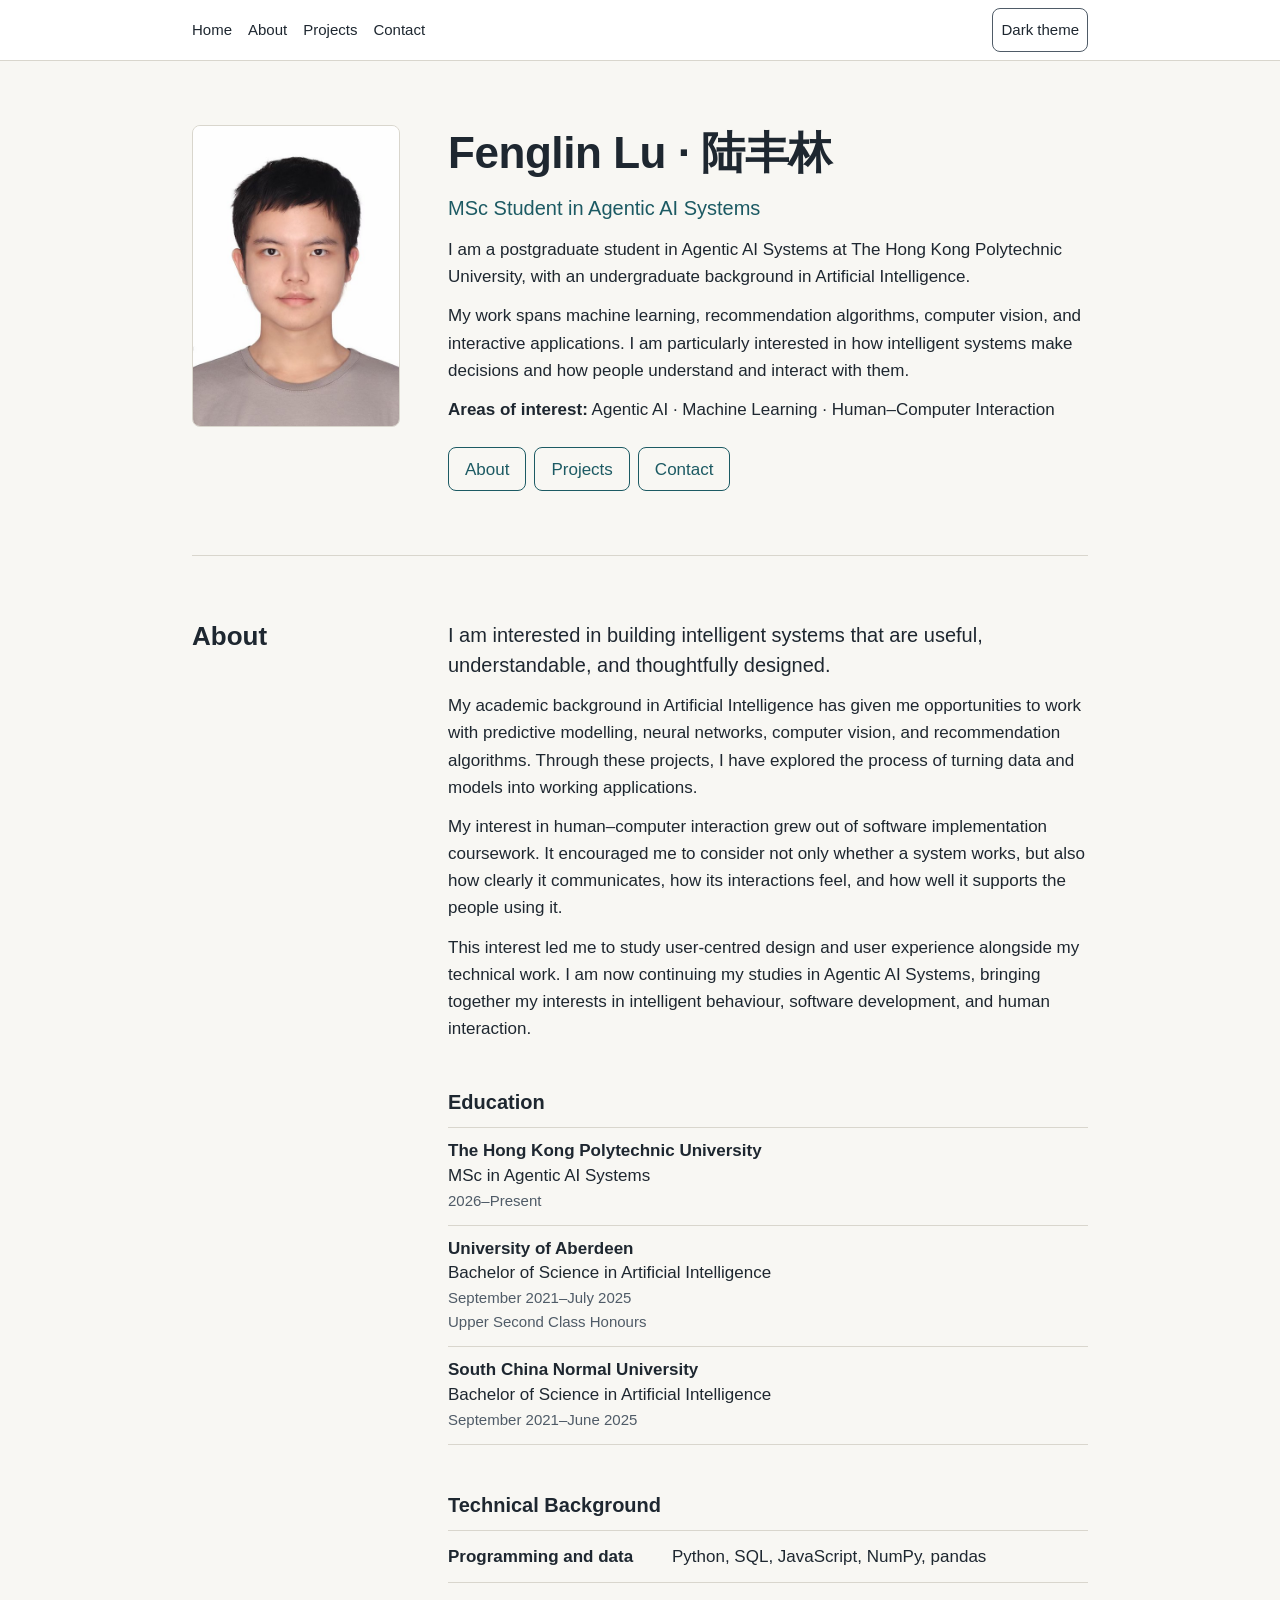
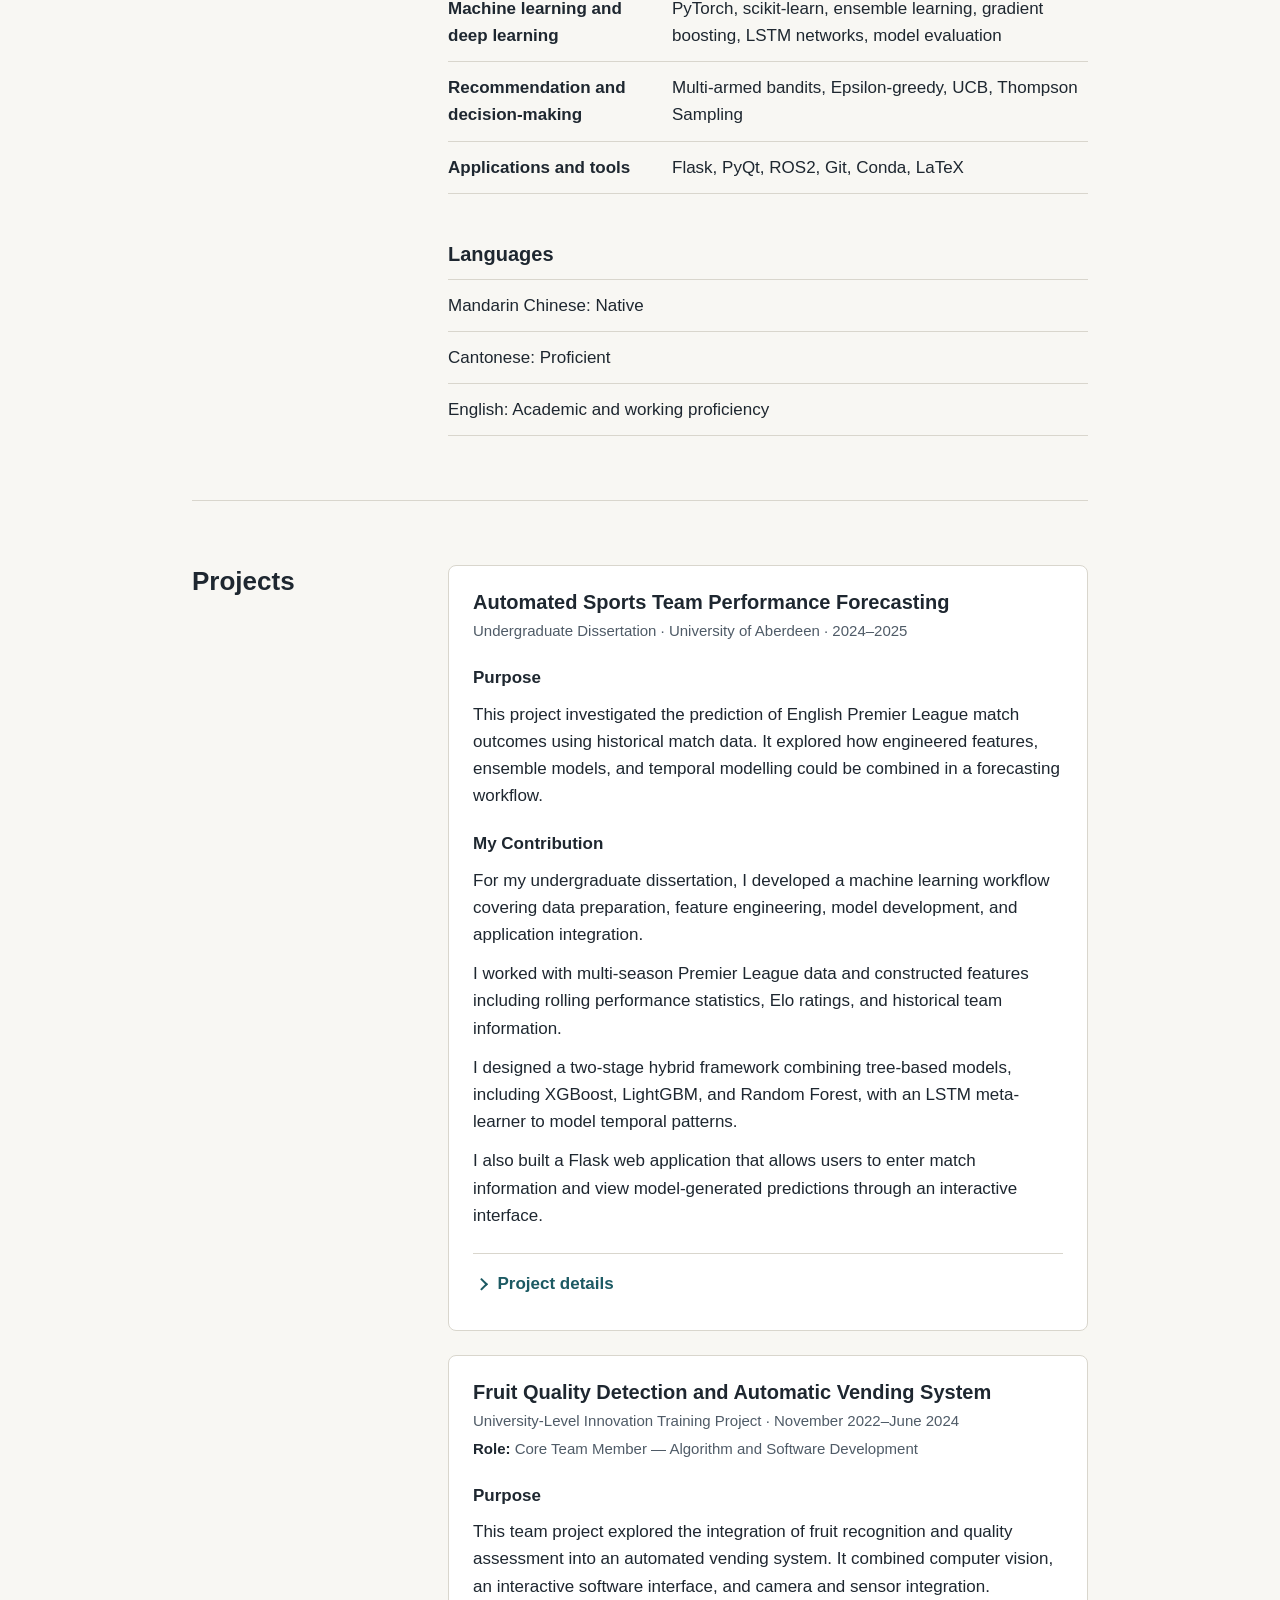
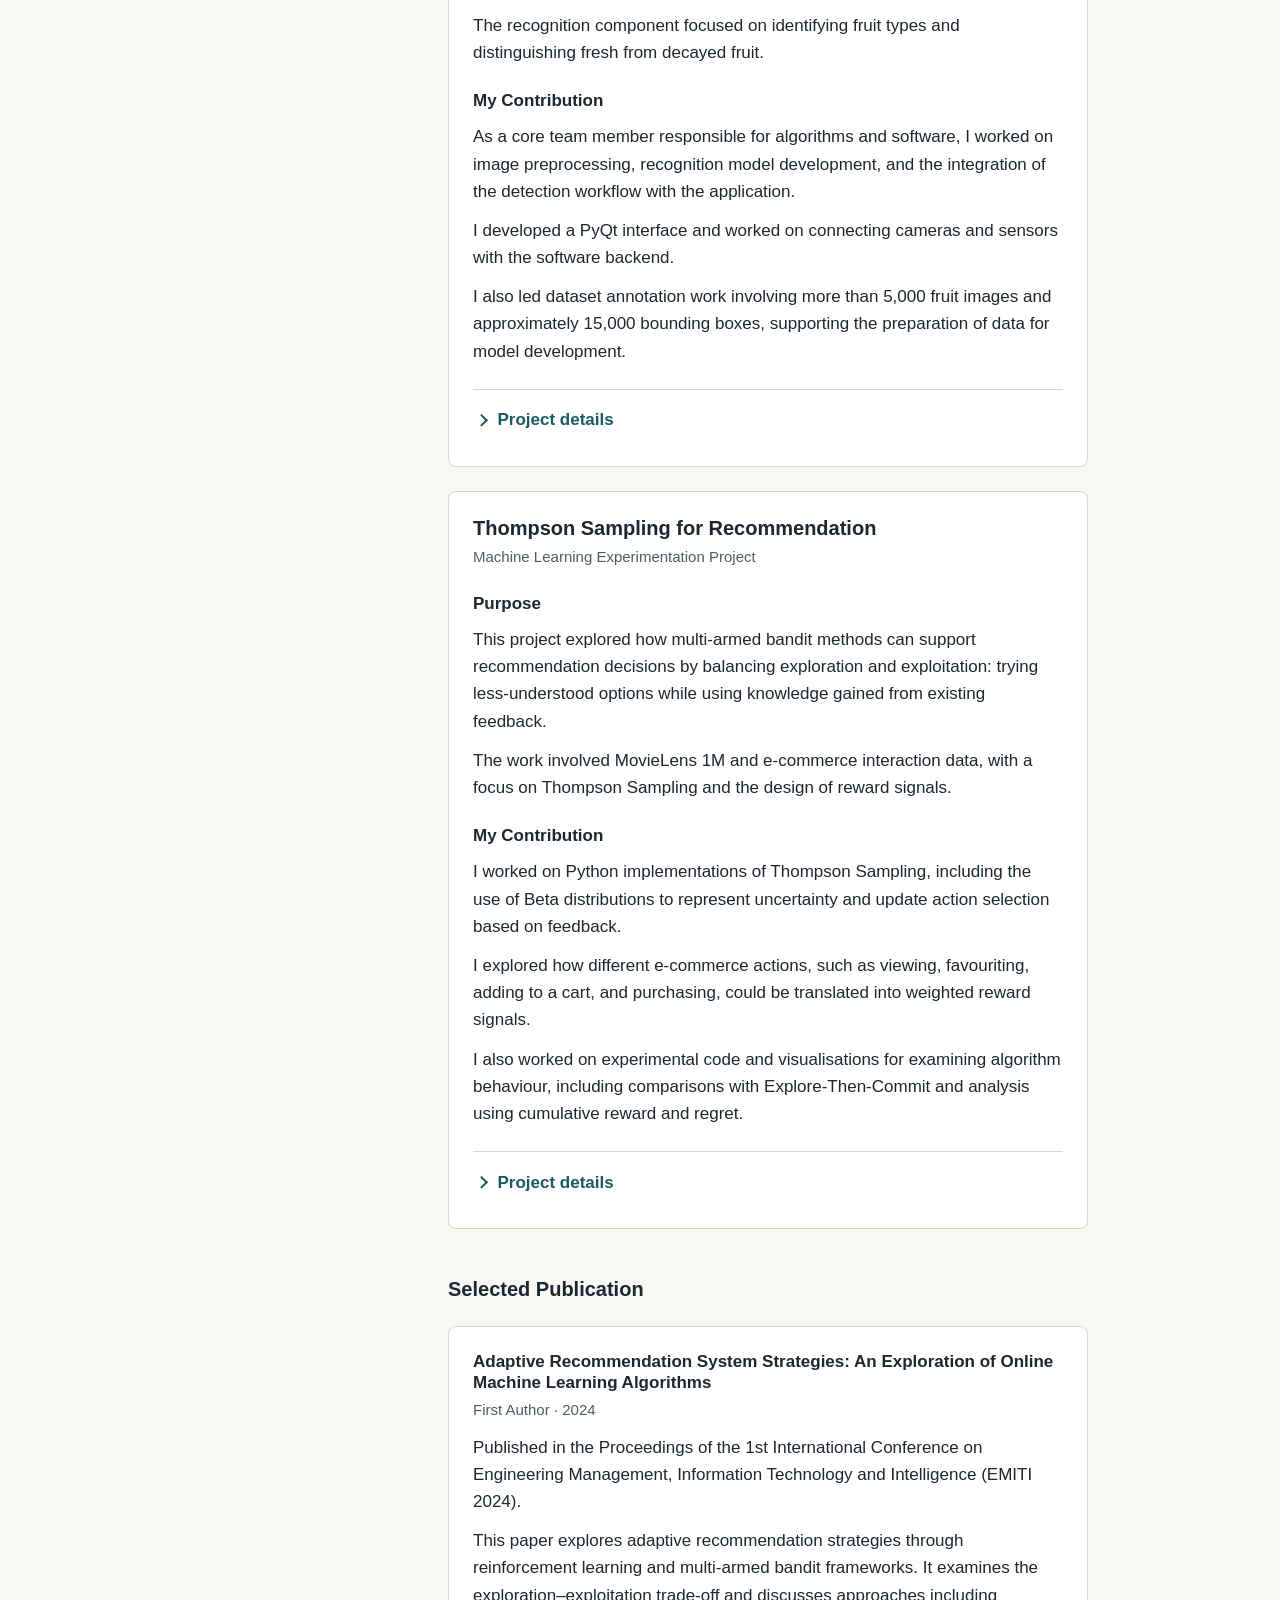
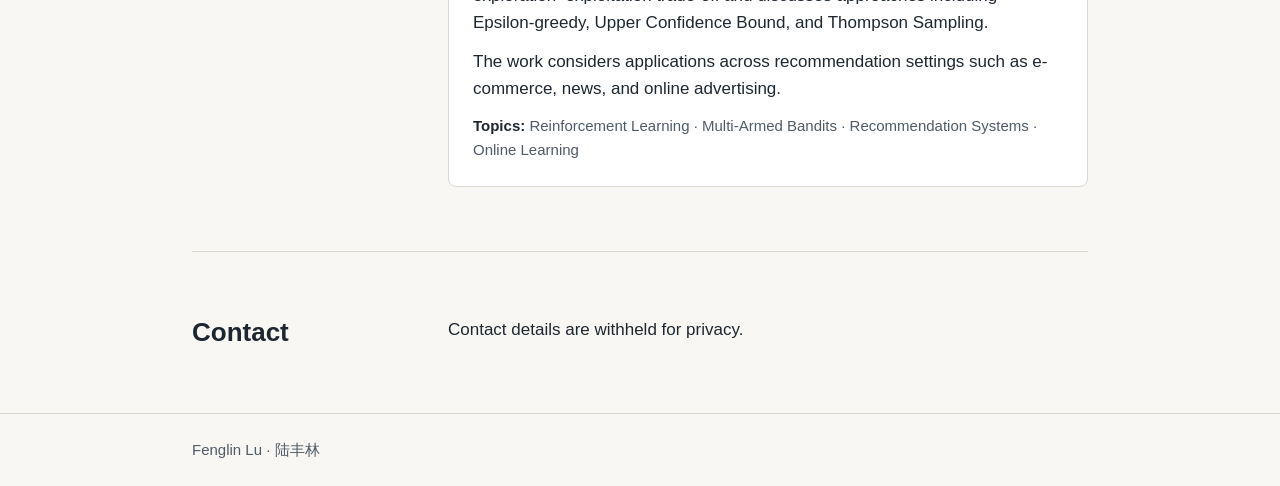
<file: V0/index.html>
<!doctype html>
<html lang="en">
<head>
  <meta charset="utf-8">
  <meta name="viewport" content="width=device-width, initial-scale=1">
  <meta name="color-scheme" content="light dark">
  <title>Fenglin Lu · MSc Student in Agentic AI Systems</title>
  <meta name="description" content="I am a postgraduate student in Agentic AI Systems at The Hong Kong Polytechnic University, with an undergraduate background in Artificial Intelligence.">
  <link rel="icon" href="data:,">
  <link rel="stylesheet" href="style.css">
  <script src="script.js"></script>
</head>
<body>
  <header class="site-header">
    <div class="site-header__inner page-width">
      <nav aria-label="Main">
        <ul class="nav-list">
          <li><a href="#home">Home</a></li>
          <li><a href="#about">About</a></li>
          <li><a href="#projects">Projects</a></li>
          <li><a href="#contact">Contact</a></li>
        </ul>
      </nav>
      <button type="button" class="theme-toggle" id="theme-toggle" hidden>Dark theme</button>
    </div>
  </header>

  <main>
    <section id="home" class="section section--intro page-width" aria-labelledby="owner-name">
      <img class="portrait" src="assets/photo.jpg" alt="Portrait of Fenglin Lu" width="480" height="698">
      <div class="section__body flow">
        <h1 id="owner-name">Fenglin Lu · <span lang="zh-Hans">陆丰林</span></h1>
        <p class="role-line">MSc Student in Agentic AI Systems</p>
        <p>I am a postgraduate student in Agentic AI Systems at The Hong Kong Polytechnic University, with an undergraduate background in Artificial Intelligence.</p>
        <p>My work spans machine learning, recommendation algorithms, computer vision, and interactive applications. I am particularly interested in how intelligent systems make decisions and how people understand and interact with them.</p>
        <p><strong>Areas of interest:</strong> Agentic AI · Machine Learning · Human–Computer Interaction</p>
        <ul class="section-links">
          <li><a href="#about">About</a></li>
          <li><a href="#projects">Projects</a></li>
          <li><a href="#contact">Contact</a></li>
        </ul>
      </div>
    </section>

    <section id="about" class="section page-width" aria-labelledby="about-title">
      <h2 id="about-title">About</h2>
      <div class="section__body flow">
        <p class="lead">I am interested in building intelligent systems that are useful, understandable, and thoughtfully designed.</p>
        <p>My academic background in Artificial Intelligence has given me opportunities to work with predictive modelling, neural networks, computer vision, and recommendation algorithms. Through these projects, I have explored the process of turning data and models into working applications.</p>
        <p>My interest in human–computer interaction grew out of software implementation coursework. It encouraged me to consider not only whether a system works, but also how clearly it communicates, how its interactions feel, and how well it supports the people using it.</p>
        <p>This interest led me to study user-centred design and user experience alongside my technical work. I am now continuing my studies in Agentic AI Systems, bringing together my interests in intelligent behaviour, software development, and human interaction.</p>

        <h3>Education</h3>
        <ul class="rows">
          <li>
            <h4>The Hong Kong Polytechnic University</h4>
            <p>MSc in Agentic AI Systems</p>
            <p class="muted">2026–Present</p>
          </li>
          <li>
            <h4>University of Aberdeen</h4>
            <p>Bachelor of Science in Artificial Intelligence</p>
            <p class="muted">September 2021–July 2025</p>
            <p class="muted">Upper Second Class Honours</p>
          </li>
          <li>
            <h4>South China Normal University</h4>
            <p>Bachelor of Science in Artificial Intelligence</p>
            <p class="muted">September 2021–June 2025</p>
          </li>
        </ul>

        <h3>Technical Background</h3>
        <dl class="rows rows--split">
          <div>
            <dt>Programming and data</dt>
            <dd>Python, SQL, JavaScript, NumPy, pandas</dd>
          </div>
          <div>
            <dt>Machine learning and deep learning</dt>
            <dd>PyTorch, scikit-learn, ensemble learning, gradient boosting, LSTM networks, model evaluation</dd>
          </div>
          <div>
            <dt>Recommendation and decision-making</dt>
            <dd>Multi-armed bandits, Epsilon-greedy, UCB, Thompson Sampling</dd>
          </div>
          <div>
            <dt>Applications and tools</dt>
            <dd>Flask, PyQt, ROS2, Git, Conda, LaTeX</dd>
          </div>
        </dl>

        <h3>Languages</h3>
        <ul class="rows">
          <li>Mandarin Chinese: Native</li>
          <li>Cantonese: Proficient</li>
          <li>English: Academic and working proficiency</li>
        </ul>
      </div>
    </section>

    <section id="projects" class="section page-width" aria-labelledby="projects-title">
      <h2 id="projects-title">Projects</h2>
      <div class="section__body flow">
        <article class="card flow">
          <h3 id="project-1-title">Automated Sports Team Performance Forecasting</h3>
          <p class="meta">Undergraduate Dissertation · University of Aberdeen · 2024–2025</p>

          <h4>Purpose</h4>
          <p>This project investigated the prediction of English Premier League match outcomes using historical match data. It explored how engineered features, ensemble models, and temporal modelling could be combined in a forecasting workflow.</p>

          <h4>My Contribution</h4>
          <p>For my undergraduate dissertation, I developed a machine learning workflow covering data preparation, feature engineering, model development, and application integration.</p>
          <p>I worked with multi-season Premier League data and constructed features including rolling performance statistics, Elo ratings, and historical team information.</p>
          <p>I designed a two-stage hybrid framework combining tree-based models, including XGBoost, LightGBM, and Random Forest, with an LSTM meta-learner to model temporal patterns.</p>
          <p>I also built a Flask web application that allows users to enter match information and view model-generated predictions through an interactive interface.</p>

          <details class="panel">
            <summary id="project-1-details" aria-labelledby="project-1-details project-1-title">Project details</summary>
            <div class="panel__body flow">
              <h4>Key Components</h4>
              <ul class="bullets">
                <li>Historical match data cleaning and preparation</li>
                <li>Rolling statistics and Elo-based feature engineering</li>
                <li>Tree-based ensemble models and LSTM modelling</li>
                <li>A Flask interface connecting user input with model predictions</li>
              </ul>
              <p class="tag-line"><strong>Technologies:</strong> Python · PyTorch · scikit-learn · pandas · XGBoost · LightGBM · Flask · HTML/CSS</p>
            </div>
          </details>
        </article>

        <article class="card flow">
          <h3 id="project-2-title">Fruit Quality Detection and Automatic Vending System</h3>
          <p class="meta">University-Level Innovation Training Project · November 2022–June 2024</p>
          <p class="meta"><strong>Role:</strong> Core Team Member — Algorithm and Software Development</p>

          <h4>Purpose</h4>
          <p>This team project explored the integration of fruit recognition and quality assessment into an automated vending system. It combined computer vision, an interactive software interface, and camera and sensor integration.</p>
          <p>The recognition component focused on identifying fruit types and distinguishing fresh from decayed fruit.</p>

          <h4>My Contribution</h4>
          <p>As a core team member responsible for algorithms and software, I worked on image preprocessing, recognition model development, and the integration of the detection workflow with the application.</p>
          <p>I developed a PyQt interface and worked on connecting cameras and sensors with the software backend.</p>
          <p>I also led dataset annotation work involving more than 5,000 fruit images and approximately 15,000 bounding boxes, supporting the preparation of data for model development.</p>

          <details class="panel">
            <summary id="project-2-details" aria-labelledby="project-2-details project-2-title">Project details</summary>
            <div class="panel__body flow">
              <h4>Key Components</h4>
              <ul class="bullets">
                <li>Fruit-type recognition and freshness classification</li>
                <li>Image preprocessing and training-data preparation</li>
                <li>Dataset annotation and bounding-box labelling</li>
                <li>A PyQt graphical interface</li>
                <li>Integration between software, cameras, and sensors</li>
              </ul>
              <h4>Project Recognition</h4>
              <p>The project was selected as a university-level innovation training project. The team also obtained software copyright registration in China.</p>
              <p class="tag-line"><strong>Technologies:</strong> Python · Deep Learning · Image Processing · Object Detection · PyQt</p>
            </div>
          </details>
        </article>

        <article class="card flow">
          <h3 id="project-3-title">Thompson Sampling for Recommendation</h3>
          <p class="meta">Machine Learning Experimentation Project</p>

          <h4>Purpose</h4>
          <p>This project explored how multi-armed bandit methods can support recommendation decisions by balancing exploration and exploitation: trying less-understood options while using knowledge gained from existing feedback.</p>
          <p>The work involved MovieLens 1M and e-commerce interaction data, with a focus on Thompson Sampling and the design of reward signals.</p>

          <h4>My Contribution</h4>
          <p>I worked on Python implementations of Thompson Sampling, including the use of Beta distributions to represent uncertainty and update action selection based on feedback.</p>
          <p>I explored how different e-commerce actions, such as viewing, favouriting, adding to a cart, and purchasing, could be translated into weighted reward signals.</p>
          <p>I also worked on experimental code and visualisations for examining algorithm behaviour, including comparisons with Explore-Then-Commit and analysis using cumulative reward and regret.</p>

          <details class="panel">
            <summary id="project-3-details" aria-labelledby="project-3-details project-3-title">Project details</summary>
            <div class="panel__body flow">
              <h4>Key Components</h4>
              <ul class="bullets">
                <li>Thompson Sampling implementation and feedback-based updates</li>
                <li>Preparation of movie-rating and e-commerce interaction data</li>
                <li>Reward design using different types of user behaviour</li>
                <li>Experimental comparison of exploration–exploitation strategies</li>
                <li>Visualisation and interpretation of dataset-based results</li>
              </ul>
              <h4>What I Learned</h4>
              <p>This project strengthened my understanding of uncertainty-aware decision-making and the influence of reward definitions on experimental outcomes. It also highlighted the need to distinguish results obtained from historical datasets or simulations from improvements demonstrated in a live recommendation system.</p>
              <p class="tag-line"><strong>Technologies:</strong> Python · NumPy · pandas · Matplotlib · Thompson Sampling · Multi-Armed Bandits</p>
            </div>
          </details>
        </article>

        <h3>Selected Publication</h3>
        <article class="card flow">
          <h4>Adaptive Recommendation System Strategies: An Exploration of Online Machine Learning Algorithms</h4>
          <p class="meta">First Author · 2024</p>
          <p>Published in the Proceedings of the 1st International Conference on Engineering Management, Information Technology and Intelligence (EMITI 2024).</p>
          <p>This paper explores adaptive recommendation strategies through reinforcement learning and multi-armed bandit frameworks. It examines the exploration–exploitation trade-off and discusses approaches including Epsilon-greedy, Upper Confidence Bound, and Thompson Sampling.</p>
          <p>The work considers applications across recommendation settings such as e-commerce, news, and online advertising.</p>
          <p class="tag-line"><strong>Topics:</strong> Reinforcement Learning · Multi-Armed Bandits · Recommendation Systems · Online Learning</p>
        </article>
      </div>
    </section>

    <section id="contact" class="section page-width" aria-labelledby="contact-title">
      <h2 id="contact-title">Contact</h2>
      <div class="section__body flow">
        <p>Contact details are withheld for privacy.</p>
      </div>
    </section>
  </main>

  <footer class="site-footer">
    <p class="page-width">Fenglin Lu · <span lang="zh-Hans">陆丰林</span></p>
  </footer>
</body>
</html>
</file>
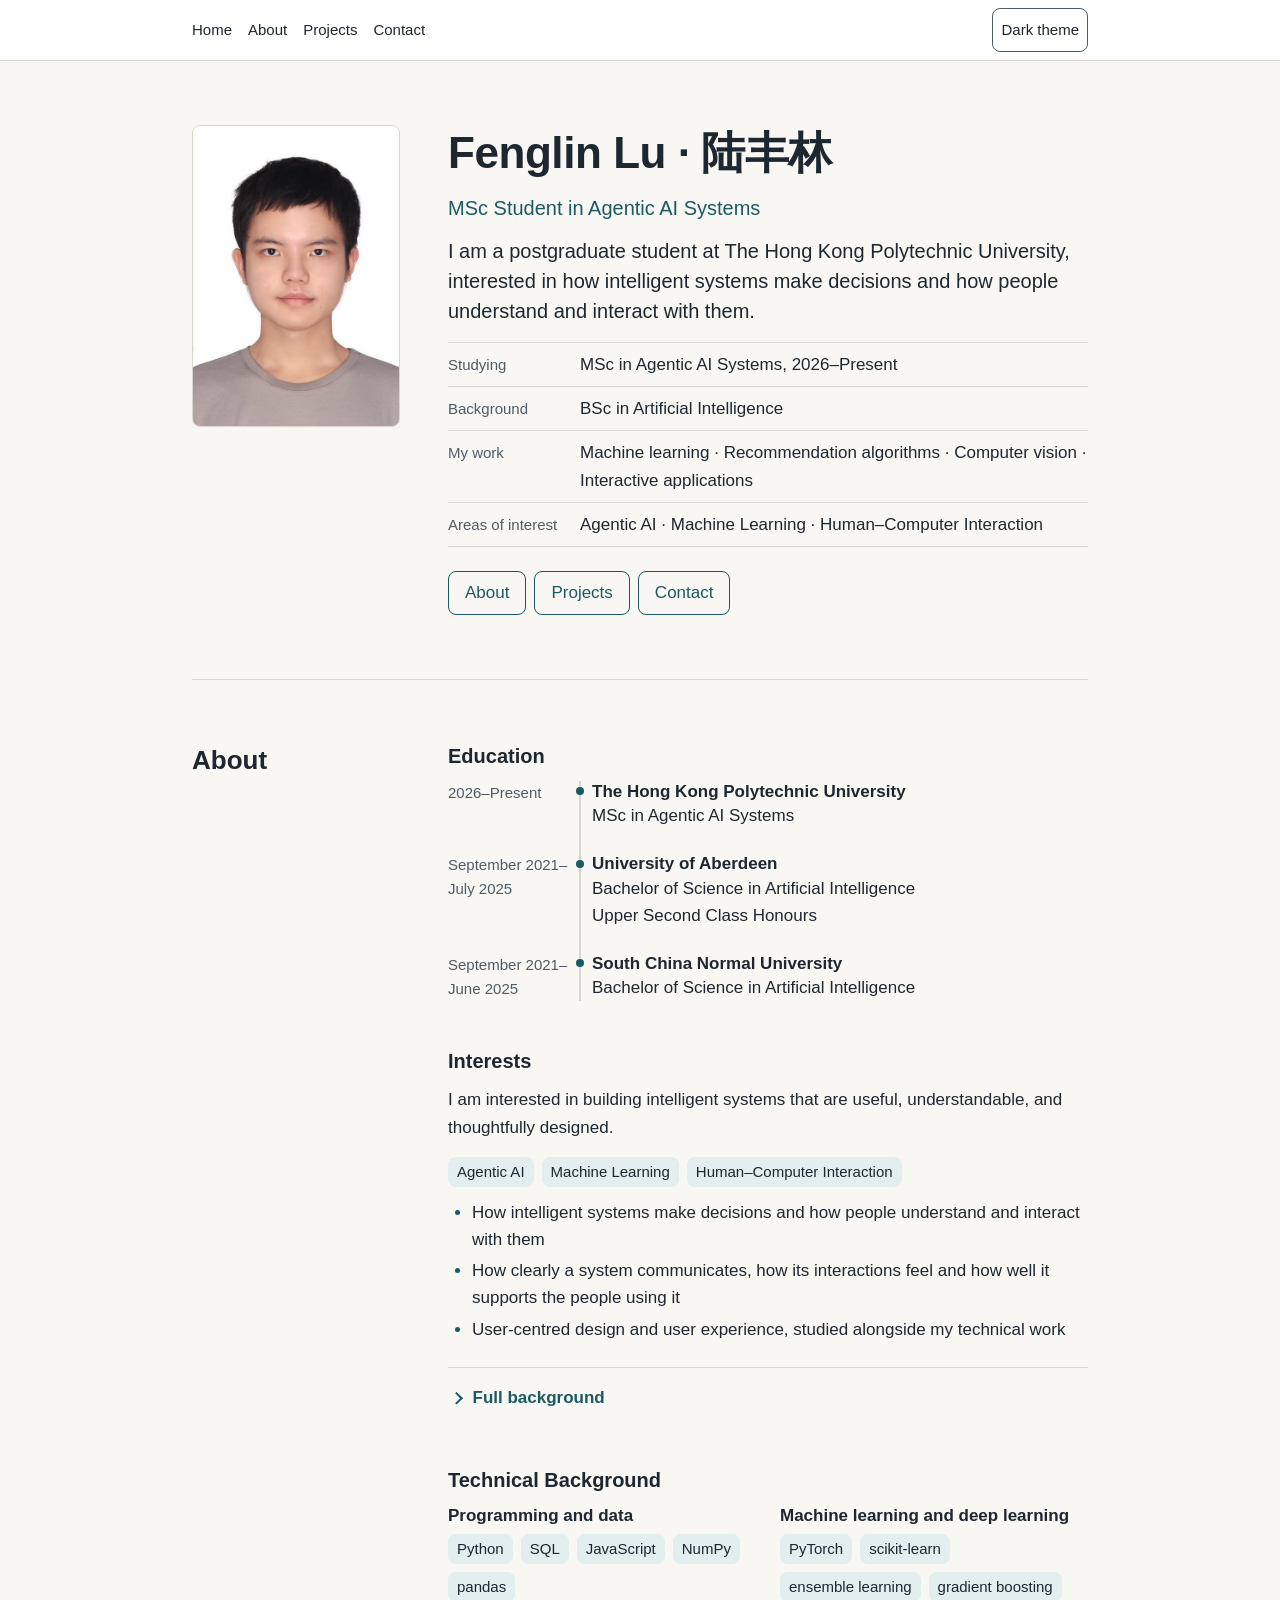
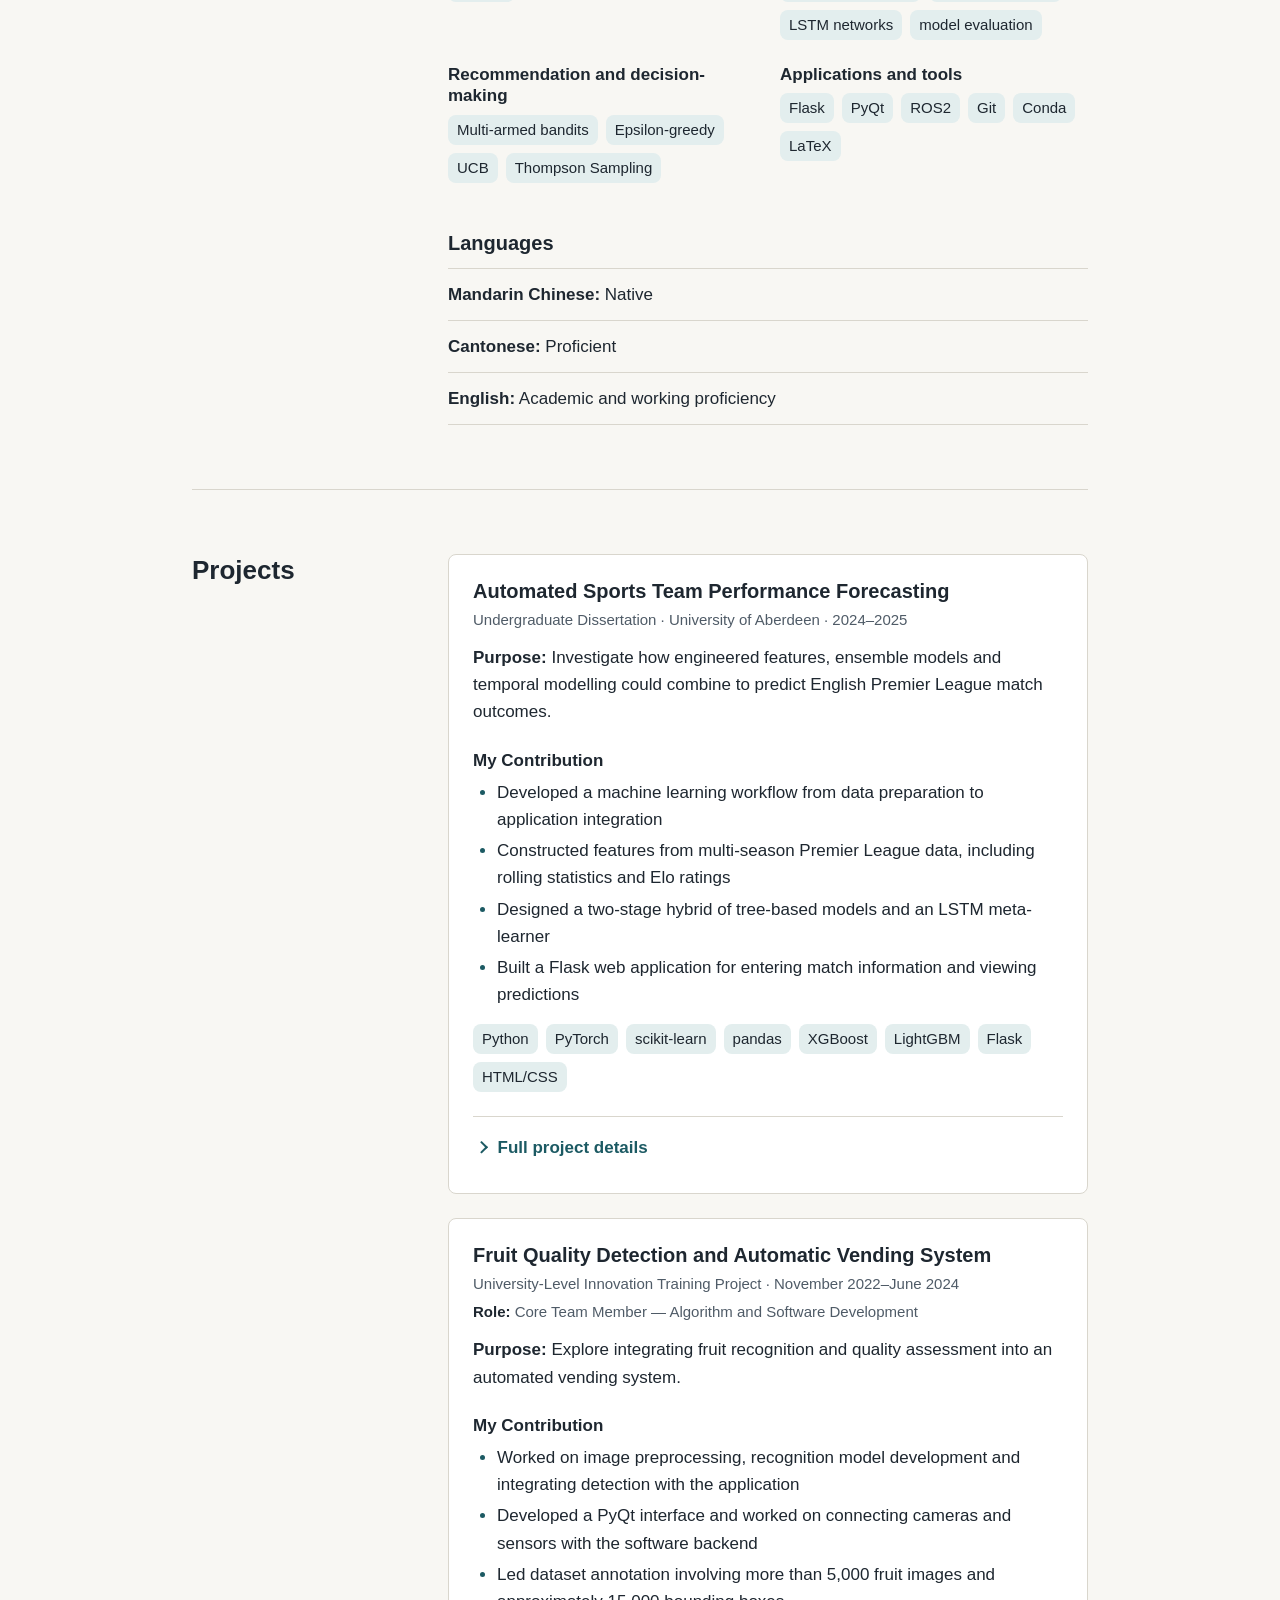
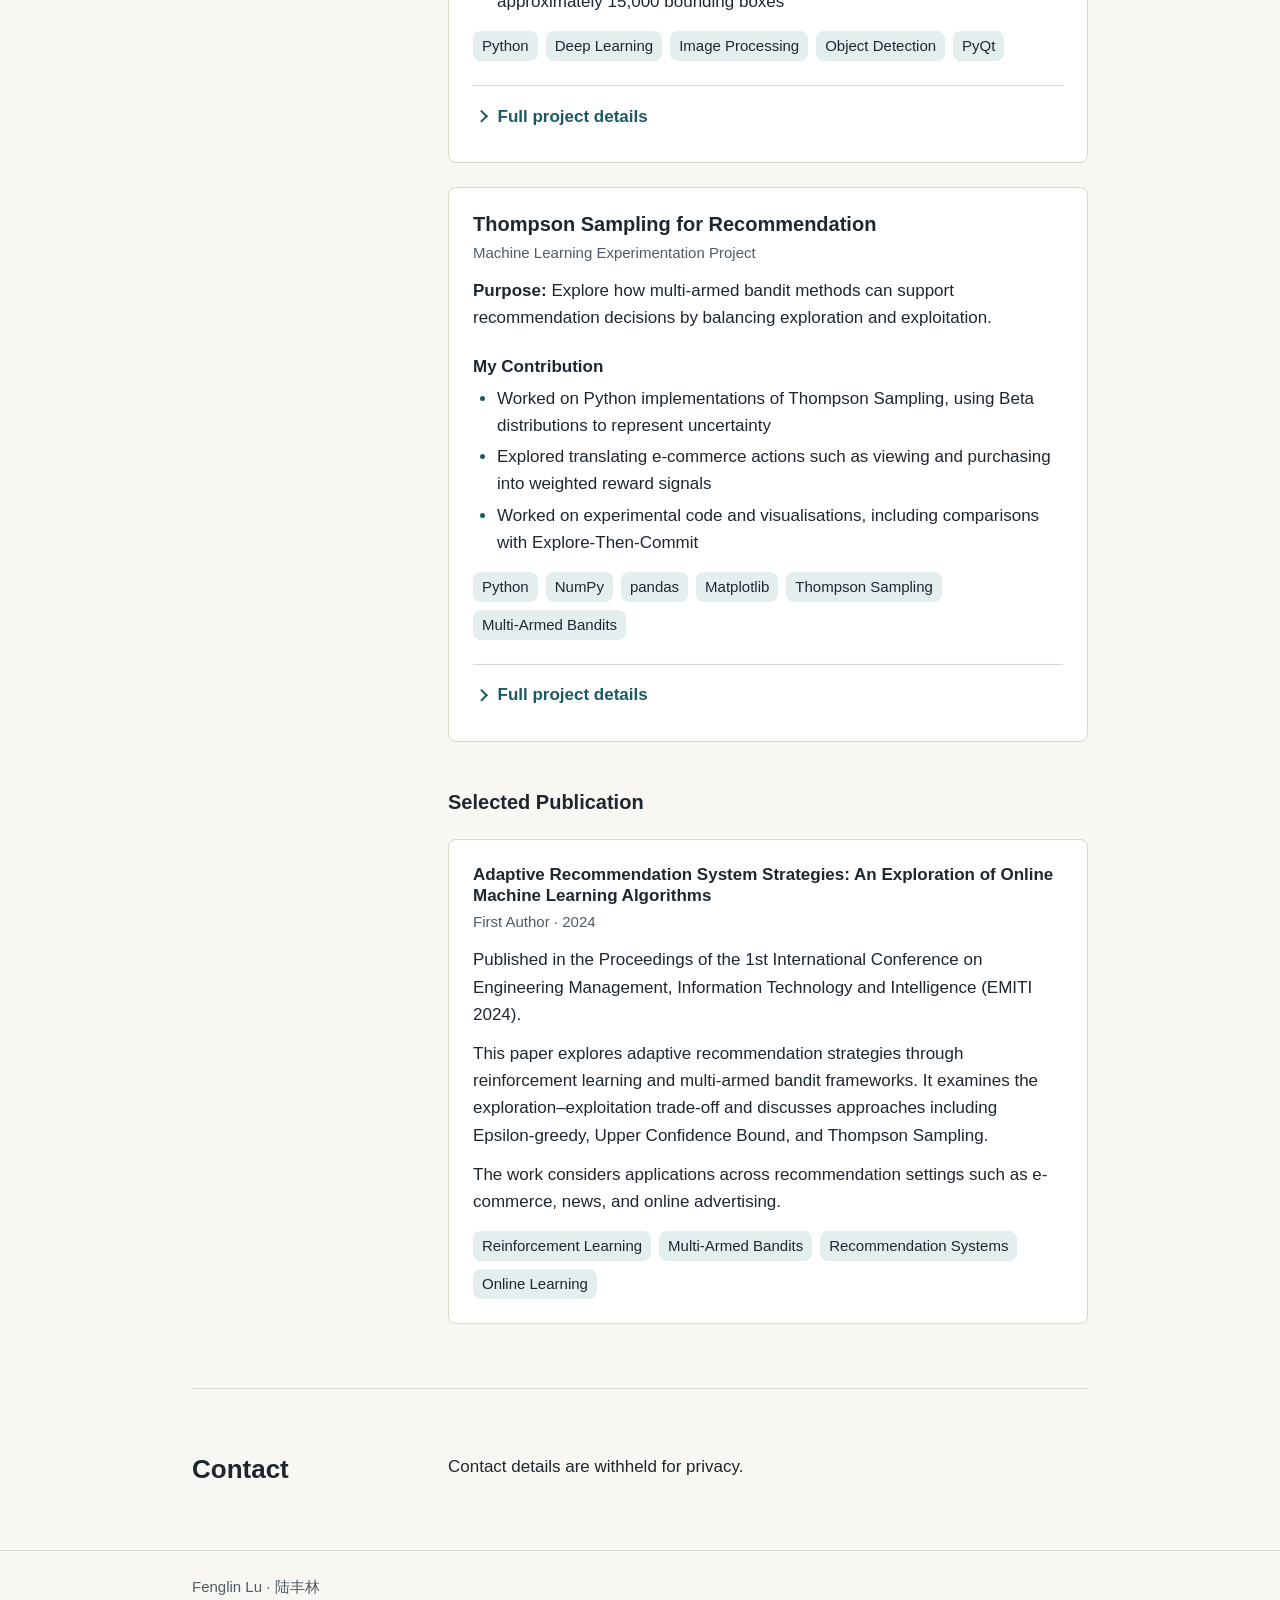
<file: V1/index.html>
<!doctype html>
<html lang="en">
<head>
  <meta charset="utf-8">
  <meta name="viewport" content="width=device-width, initial-scale=1">
  <meta name="color-scheme" content="light dark">
  <title>Fenglin Lu · MSc Student in Agentic AI Systems</title>
  <meta name="description" content="I am a postgraduate student in Agentic AI Systems at The Hong Kong Polytechnic University, with an undergraduate background in Artificial Intelligence.">
  <link rel="icon" href="data:,">
  <link rel="stylesheet" href="style.css">
  <script src="script.js"></script>
</head>
<body>
  <header class="site-header">
    <div class="site-header__inner page-width">
      <nav aria-label="Main">
        <ul class="nav-list">
          <li><a href="#home">Home</a></li>
          <li><a href="#about">About</a></li>
          <li><a href="#projects">Projects</a></li>
          <li><a href="#contact">Contact</a></li>
        </ul>
      </nav>
      <button type="button" class="theme-toggle" id="theme-toggle" hidden>Dark theme</button>
    </div>
  </header>

  <main>
    <section id="home" class="section section--intro page-width" aria-labelledby="owner-name">
      <img class="portrait" src="assets/photo.jpg" alt="Portrait of Fenglin Lu" width="480" height="698">
      <div class="section__body flow">
        <h1 id="owner-name">Fenglin Lu · <span lang="zh-Hans">陆丰林</span></h1>
        <p class="role-line">MSc Student in Agentic AI Systems</p>
        <p class="lead">I am a postgraduate student at The Hong Kong Polytechnic University, interested in how intelligent systems make decisions and how people understand and interact with them.</p>
        <ul class="glance">
          <li><span>Studying</span> MSc in Agentic AI Systems, 2026–Present</li>
          <li><span>Background</span> BSc in Artificial Intelligence</li>
          <li><span>My work</span> Machine learning · Recommendation algorithms · Computer vision · Interactive applications</li>
          <li><span>Areas of interest</span> Agentic AI · Machine Learning · Human–Computer Interaction</li>
        </ul>
        <ul class="section-links">
          <li><a href="#about">About</a></li>
          <li><a href="#projects">Projects</a></li>
          <li><a href="#contact">Contact</a></li>
        </ul>
      </div>
    </section>

    <section id="about" class="section page-width" aria-labelledby="about-title">
      <h2 id="about-title">About</h2>
      <div class="section__body flow">
        <h3>Education</h3>
        <ol class="timeline">
          <li>
            <p class="timeline__date">2026–Present</p>
            <h4>The Hong Kong Polytechnic University</h4>
            <p>MSc in Agentic AI Systems</p>
          </li>
          <li>
            <p class="timeline__date">September 2021–July 2025</p>
            <h4>University of Aberdeen</h4>
            <p>Bachelor of Science in Artificial Intelligence</p>
            <p>Upper Second Class Honours</p>
          </li>
          <li>
            <p class="timeline__date">September 2021–June 2025</p>
            <h4>South China Normal University</h4>
            <p>Bachelor of Science in Artificial Intelligence</p>
          </li>
        </ol>

        <h3>Interests</h3>
        <p>I am interested in building intelligent systems that are useful, understandable, and thoughtfully designed.</p>
        <ul class="tags" aria-label="Areas of interest">
          <li>Agentic AI</li>
          <li>Machine Learning</li>
          <li>Human–Computer Interaction</li>
        </ul>
        <ul class="highlights">
          <li>How intelligent systems make decisions and how people understand and interact with them</li>
          <li>How clearly a system communicates, how its interactions feel and how well it supports the people using it</li>
          <li>User-centred design and user experience, studied alongside my technical work</li>
        </ul>
        <details class="panel">
          <summary>Full background</summary>
          <div class="panel__body flow">
            <p>My academic background in Artificial Intelligence has given me opportunities to work with predictive modelling, neural networks, computer vision, and recommendation algorithms. Through these projects, I have explored the process of turning data and models into working applications.</p>
            <p>My interest in human–computer interaction grew out of software implementation coursework. It encouraged me to consider not only whether a system works, but also how clearly it communicates, how its interactions feel, and how well it supports the people using it.</p>
            <p>This interest led me to study user-centred design and user experience alongside my technical work. I am now continuing my studies in Agentic AI Systems, bringing together my interests in intelligent behaviour, software development, and human interaction.</p>
          </div>
        </details>

        <h3>Technical Background</h3>
        <div class="skill-groups">
          <div class="skill-group">
            <h4>Programming and data</h4>
            <ul class="tags">
              <li>Python</li>
              <li>SQL</li>
              <li>JavaScript</li>
              <li>NumPy</li>
              <li>pandas</li>
            </ul>
          </div>
          <div class="skill-group">
            <h4>Machine learning and deep learning</h4>
            <ul class="tags">
              <li>PyTorch</li>
              <li>scikit-learn</li>
              <li>ensemble learning</li>
              <li>gradient boosting</li>
              <li>LSTM networks</li>
              <li>model evaluation</li>
            </ul>
          </div>
          <div class="skill-group">
            <h4>Recommendation and decision-making</h4>
            <ul class="tags">
              <li>Multi-armed bandits</li>
              <li>Epsilon-greedy</li>
              <li>UCB</li>
              <li>Thompson Sampling</li>
            </ul>
          </div>
          <div class="skill-group">
            <h4>Applications and tools</h4>
            <ul class="tags">
              <li>Flask</li>
              <li>PyQt</li>
              <li>ROS2</li>
              <li>Git</li>
              <li>Conda</li>
              <li>LaTeX</li>
            </ul>
          </div>
        </div>

        <h3>Languages</h3>
        <ul class="rows">
          <li><strong>Mandarin Chinese:</strong> Native</li>
          <li><strong>Cantonese:</strong> Proficient</li>
          <li><strong>English:</strong> Academic and working proficiency</li>
        </ul>
      </div>
    </section>

    <section id="projects" class="section page-width" aria-labelledby="projects-title">
      <h2 id="projects-title">Projects</h2>
      <div class="section__body flow">
        <article class="card flow">
          <h3 id="project-1-title">Automated Sports Team Performance Forecasting</h3>
          <p class="meta">Undergraduate Dissertation · University of Aberdeen · 2024–2025</p>
          <p class="summary"><strong>Purpose:</strong> Investigate how engineered features, ensemble models and temporal modelling could combine to predict English Premier League match outcomes.</p>

          <h4>My Contribution</h4>
          <ul class="highlights">
            <li>Developed a machine learning workflow from data preparation to application integration</li>
            <li>Constructed features from multi-season Premier League data, including rolling statistics and Elo ratings</li>
            <li>Designed a two-stage hybrid of tree-based models and an LSTM meta-learner</li>
            <li>Built a Flask web application for entering match information and viewing predictions</li>
          </ul>
          <ul class="tags" aria-label="Technologies">
            <li>Python</li>
            <li>PyTorch</li>
            <li>scikit-learn</li>
            <li>pandas</li>
            <li>XGBoost</li>
            <li>LightGBM</li>
            <li>Flask</li>
            <li>HTML/CSS</li>
          </ul>

          <details class="panel">
            <summary id="project-1-details" aria-labelledby="project-1-details project-1-title">Full project details</summary>
            <div class="panel__body flow">
              <h4>Purpose in Full</h4>
              <p>This project investigated the prediction of English Premier League match outcomes using historical match data. It explored how engineered features, ensemble models, and temporal modelling could be combined in a forecasting workflow.</p>

              <h4>My Contribution in Full</h4>
              <p>For my undergraduate dissertation, I developed a machine learning workflow covering data preparation, feature engineering, model development, and application integration.</p>
              <p>I worked with multi-season Premier League data and constructed features including rolling performance statistics, Elo ratings, and historical team information.</p>
              <p>I designed a two-stage hybrid framework combining tree-based models, including XGBoost, LightGBM, and Random Forest, with an LSTM meta-learner to model temporal patterns.</p>
              <p>I also built a Flask web application that allows users to enter match information and view model-generated predictions through an interactive interface.</p>

              <h4>Key Components</h4>
              <ul class="bullets">
                <li>Historical match data cleaning and preparation</li>
                <li>Rolling statistics and Elo-based feature engineering</li>
                <li>Tree-based ensemble models and LSTM modelling</li>
                <li>A Flask interface connecting user input with model predictions</li>
              </ul>
            </div>
          </details>
        </article>

        <article class="card flow">
          <h3 id="project-2-title">Fruit Quality Detection and Automatic Vending System</h3>
          <p class="meta">University-Level Innovation Training Project · November 2022–June 2024</p>
          <p class="meta"><strong>Role:</strong> Core Team Member — Algorithm and Software Development</p>
          <p class="summary"><strong>Purpose:</strong> Explore integrating fruit recognition and quality assessment into an automated vending system.</p>

          <h4>My Contribution</h4>
          <ul class="highlights">
            <li>Worked on image preprocessing, recognition model development and integrating detection with the application</li>
            <li>Developed a PyQt interface and worked on connecting cameras and sensors with the software backend</li>
            <li>Led dataset annotation involving more than 5,000 fruit images and approximately 15,000 bounding boxes</li>
          </ul>
          <ul class="tags" aria-label="Technologies">
            <li>Python</li>
            <li>Deep Learning</li>
            <li>Image Processing</li>
            <li>Object Detection</li>
            <li>PyQt</li>
          </ul>

          <details class="panel">
            <summary id="project-2-details" aria-labelledby="project-2-details project-2-title">Full project details</summary>
            <div class="panel__body flow">
              <h4>Purpose in Full</h4>
              <p>This team project explored the integration of fruit recognition and quality assessment into an automated vending system. It combined computer vision, an interactive software interface, and camera and sensor integration.</p>
              <p>The recognition component focused on identifying fruit types and distinguishing fresh from decayed fruit.</p>

              <h4>My Contribution in Full</h4>
              <p>As a core team member responsible for algorithms and software, I worked on image preprocessing, recognition model development, and the integration of the detection workflow with the application.</p>
              <p>I developed a PyQt interface and worked on connecting cameras and sensors with the software backend.</p>
              <p>I also led dataset annotation work involving more than 5,000 fruit images and approximately 15,000 bounding boxes, supporting the preparation of data for model development.</p>

              <h4>Key Components</h4>
              <ul class="bullets">
                <li>Fruit-type recognition and freshness classification</li>
                <li>Image preprocessing and training-data preparation</li>
                <li>Dataset annotation and bounding-box labelling</li>
                <li>A PyQt graphical interface</li>
                <li>Integration between software, cameras, and sensors</li>
              </ul>

              <h4>Project Recognition</h4>
              <p>The project was selected as a university-level innovation training project. The team also obtained software copyright registration in China.</p>
            </div>
          </details>
        </article>

        <article class="card flow">
          <h3 id="project-3-title">Thompson Sampling for Recommendation</h3>
          <p class="meta">Machine Learning Experimentation Project</p>
          <p class="summary"><strong>Purpose:</strong> Explore how multi-armed bandit methods can support recommendation decisions by balancing exploration and exploitation.</p>

          <h4>My Contribution</h4>
          <ul class="highlights">
            <li>Worked on Python implementations of Thompson Sampling, using Beta distributions to represent uncertainty</li>
            <li>Explored translating e-commerce actions such as viewing and purchasing into weighted reward signals</li>
            <li>Worked on experimental code and visualisations, including comparisons with Explore-Then-Commit</li>
          </ul>
          <ul class="tags" aria-label="Technologies">
            <li>Python</li>
            <li>NumPy</li>
            <li>pandas</li>
            <li>Matplotlib</li>
            <li>Thompson Sampling</li>
            <li>Multi-Armed Bandits</li>
          </ul>

          <details class="panel">
            <summary id="project-3-details" aria-labelledby="project-3-details project-3-title">Full project details</summary>
            <div class="panel__body flow">
              <h4>Purpose in Full</h4>
              <p>This project explored how multi-armed bandit methods can support recommendation decisions by balancing exploration and exploitation: trying less-understood options while using knowledge gained from existing feedback.</p>
              <p>The work involved MovieLens 1M and e-commerce interaction data, with a focus on Thompson Sampling and the design of reward signals.</p>

              <h4>My Contribution in Full</h4>
              <p>I worked on Python implementations of Thompson Sampling, including the use of Beta distributions to represent uncertainty and update action selection based on feedback.</p>
              <p>I explored how different e-commerce actions, such as viewing, favouriting, adding to a cart, and purchasing, could be translated into weighted reward signals.</p>
              <p>I also worked on experimental code and visualisations for examining algorithm behaviour, including comparisons with Explore-Then-Commit and analysis using cumulative reward and regret.</p>

              <h4>Key Components</h4>
              <ul class="bullets">
                <li>Thompson Sampling implementation and feedback-based updates</li>
                <li>Preparation of movie-rating and e-commerce interaction data</li>
                <li>Reward design using different types of user behaviour</li>
                <li>Experimental comparison of exploration–exploitation strategies</li>
                <li>Visualisation and interpretation of dataset-based results</li>
              </ul>

              <h4>What I Learned</h4>
              <p>This project strengthened my understanding of uncertainty-aware decision-making and the influence of reward definitions on experimental outcomes. It also highlighted the need to distinguish results obtained from historical datasets or simulations from improvements demonstrated in a live recommendation system.</p>
            </div>
          </details>
        </article>

        <h3>Selected Publication</h3>
        <article class="card flow">
          <h4>Adaptive Recommendation System Strategies: An Exploration of Online Machine Learning Algorithms</h4>
          <p class="meta">First Author · 2024</p>
          <p>Published in the Proceedings of the 1st International Conference on Engineering Management, Information Technology and Intelligence (EMITI 2024).</p>
          <p>This paper explores adaptive recommendation strategies through reinforcement learning and multi-armed bandit frameworks. It examines the exploration–exploitation trade-off and discusses approaches including Epsilon-greedy, Upper Confidence Bound, and Thompson Sampling.</p>
          <p>The work considers applications across recommendation settings such as e-commerce, news, and online advertising.</p>
          <ul class="tags" aria-label="Topics">
            <li>Reinforcement Learning</li>
            <li>Multi-Armed Bandits</li>
            <li>Recommendation Systems</li>
            <li>Online Learning</li>
          </ul>
        </article>
      </div>
    </section>

    <section id="contact" class="section page-width" aria-labelledby="contact-title">
      <h2 id="contact-title">Contact</h2>
      <div class="section__body flow">
        <p>Contact details are withheld for privacy.</p>
      </div>
    </section>
  </main>

  <footer class="site-footer">
    <p class="page-width">Fenglin Lu · <span lang="zh-Hans">陆丰林</span></p>
  </footer>
</body>
</html>
</file>
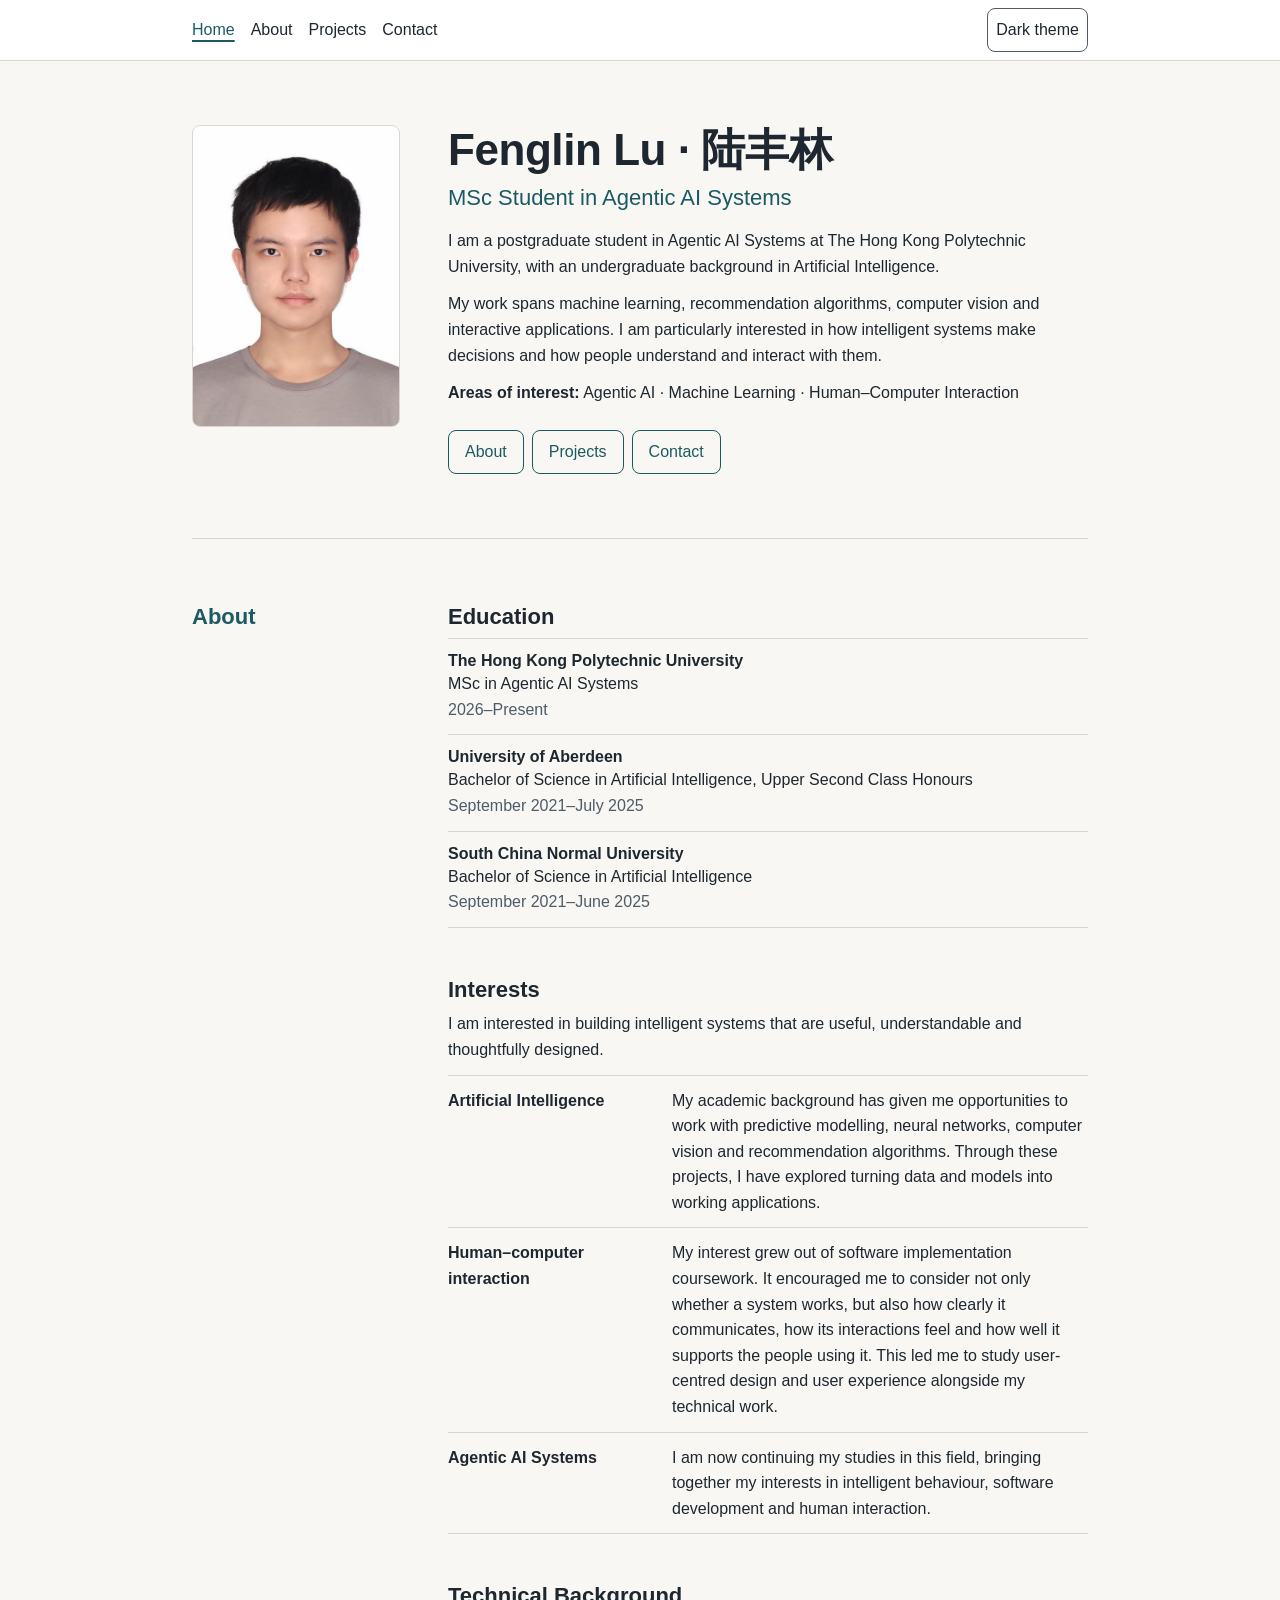
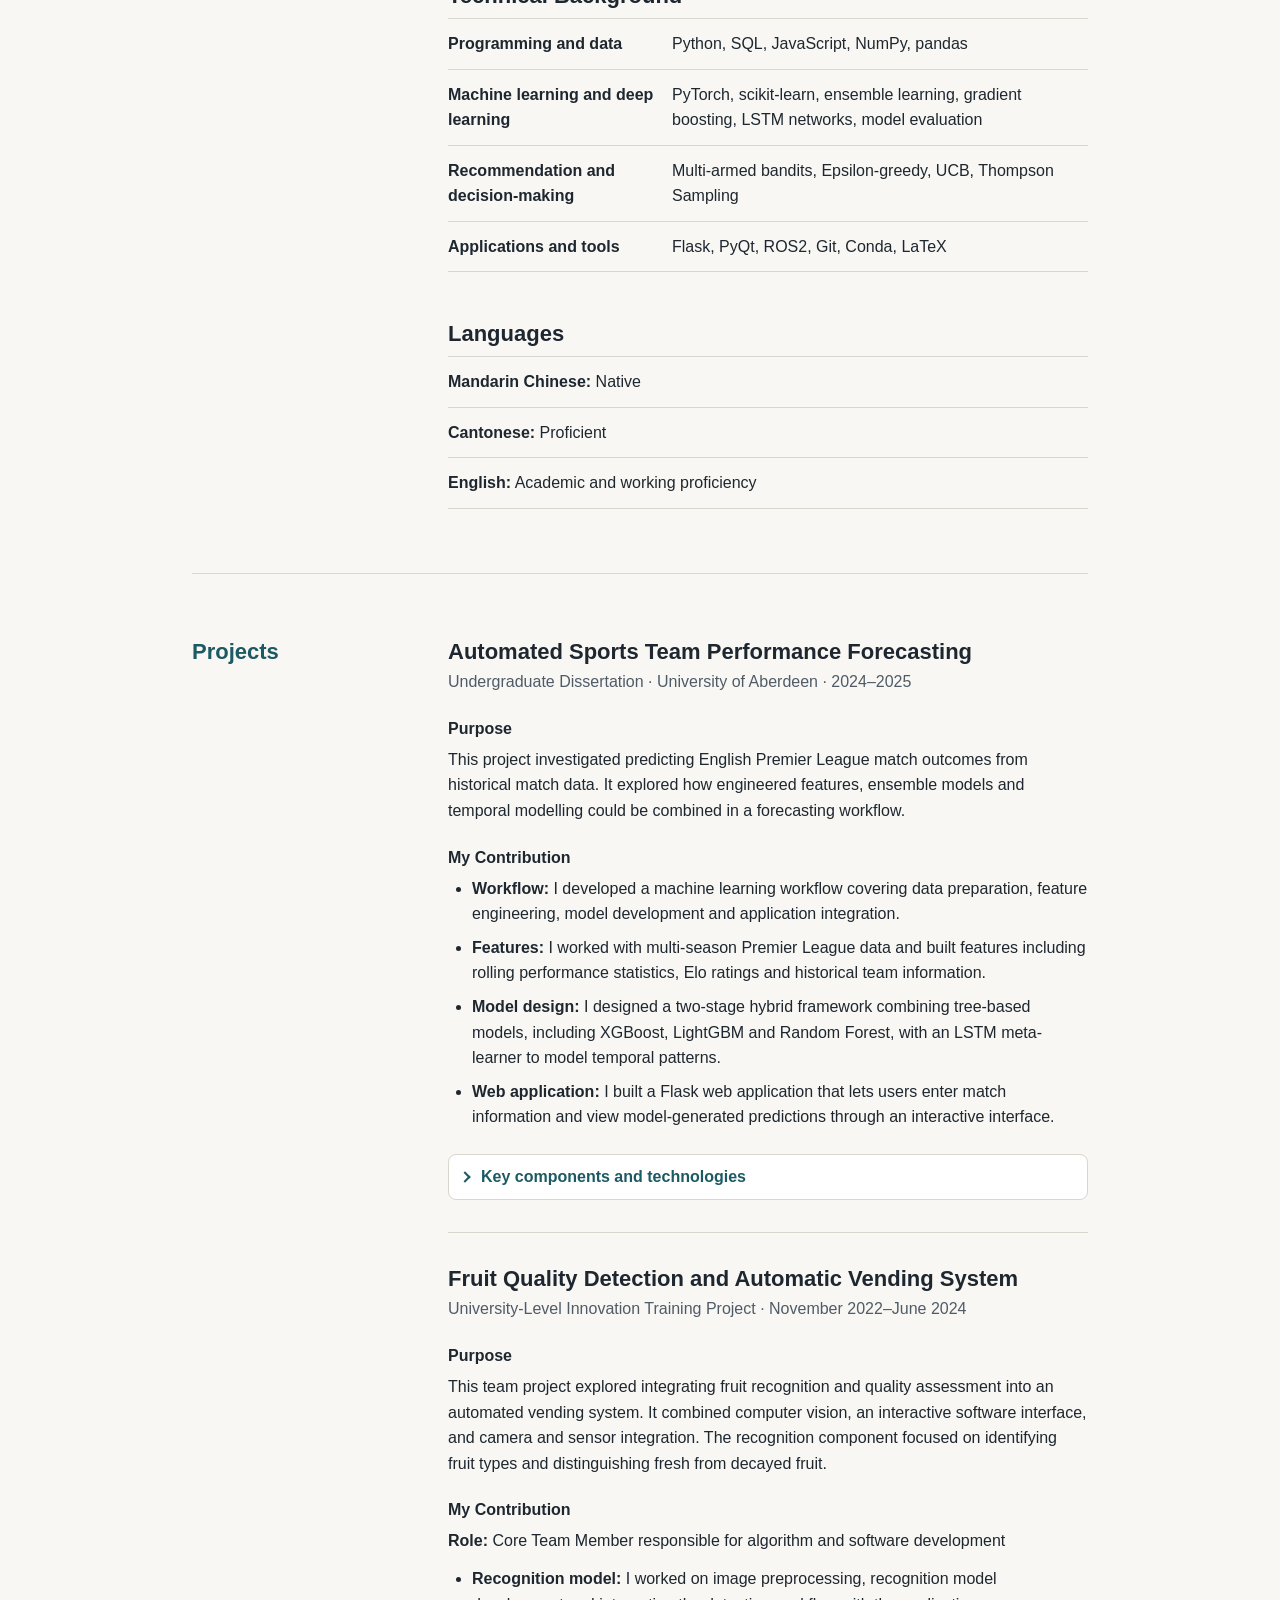
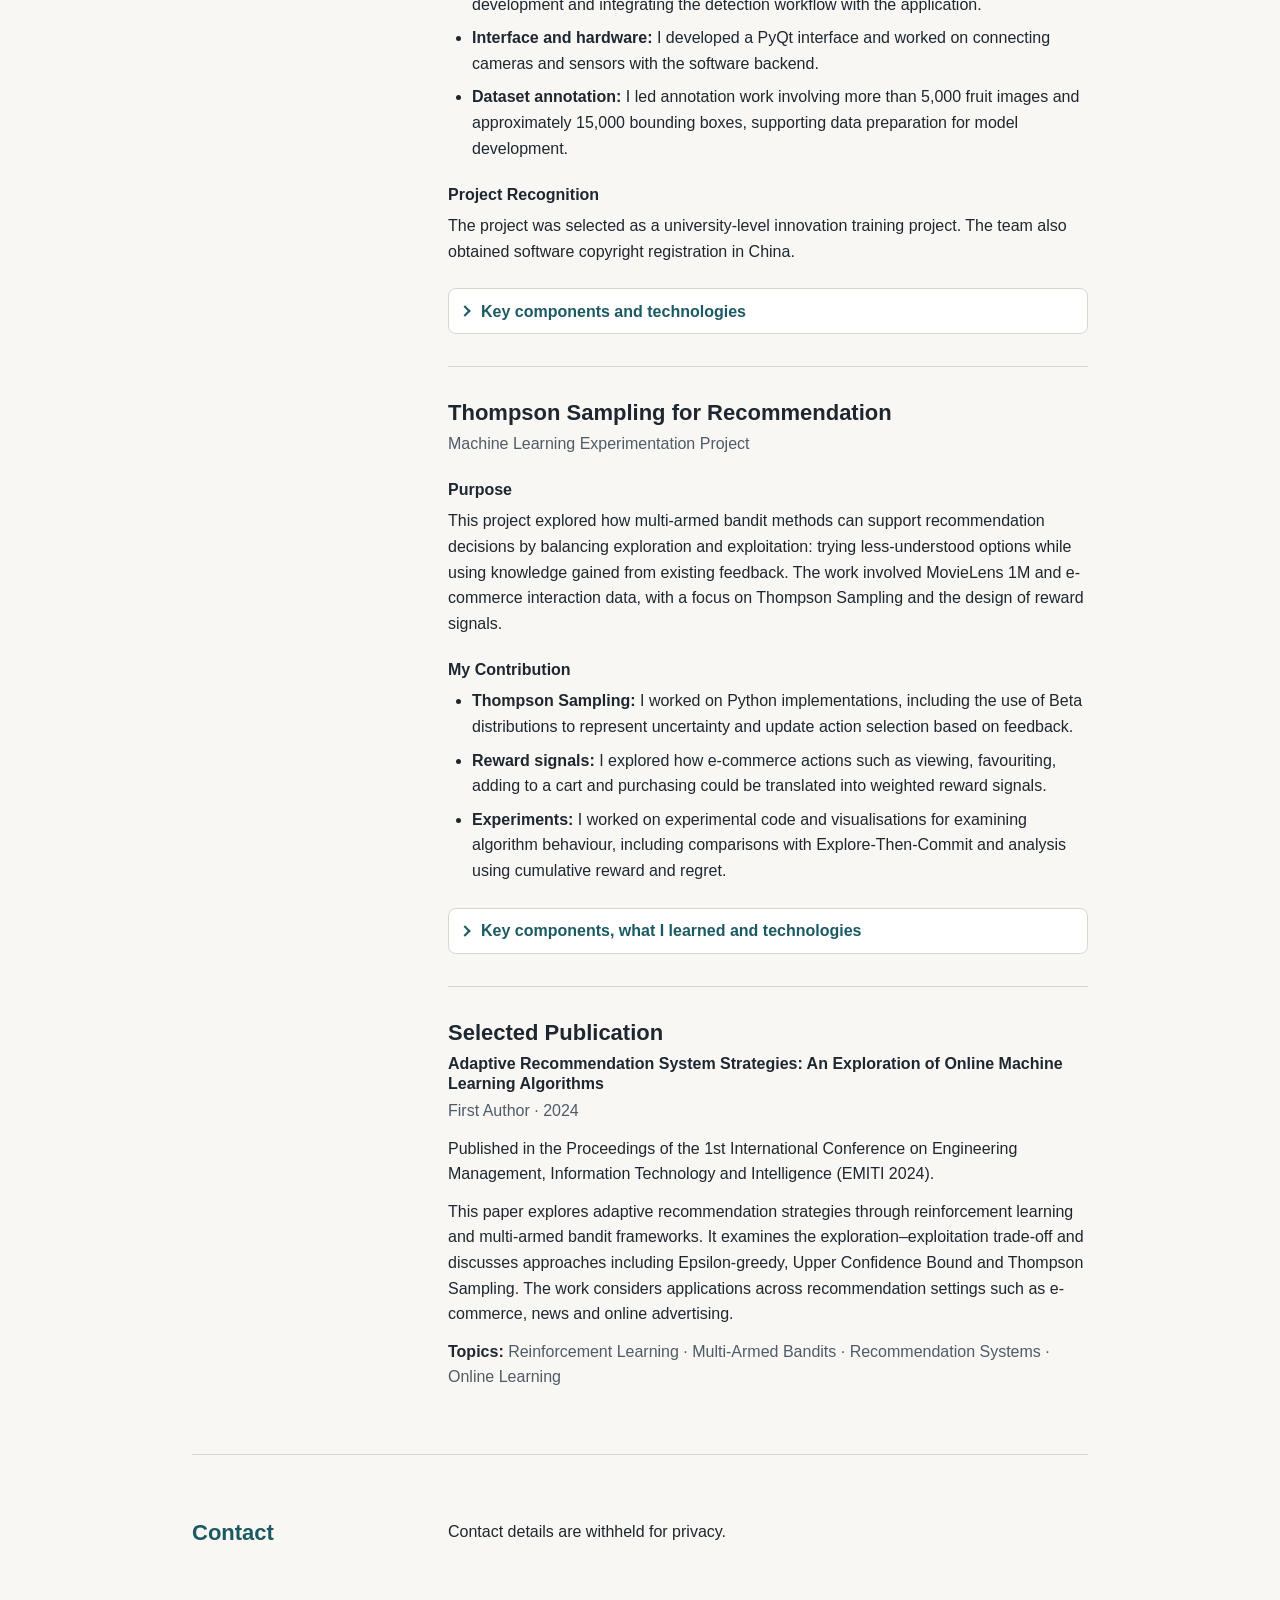
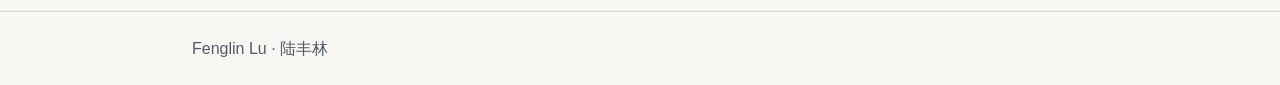
<file: V2/index.html>
<!doctype html>
<html lang="en">
<head>
  <meta charset="utf-8">
  <meta name="viewport" content="width=device-width, initial-scale=1">
  <meta name="color-scheme" content="light dark">
  <title>Fenglin Lu · MSc Student in Agentic AI Systems</title>
  <meta name="description" content="I am a postgraduate student in Agentic AI Systems at The Hong Kong Polytechnic University, with an undergraduate background in Artificial Intelligence.">
  <link rel="icon" href="data:,">
  <link rel="stylesheet" href="style.css">
  <script src="script.js"></script>
</head>
<body>
  <header class="site-header">
    <div class="site-header__inner page-width">
      <nav aria-label="On this page">
        <ul class="nav-list">
          <li><a href="#home">Home</a></li>
          <li><a href="#about">About</a></li>
          <li><a href="#projects">Projects</a></li>
          <li><a href="#contact">Contact</a></li>
        </ul>
      </nav>
      <button type="button" class="theme-toggle" id="theme-toggle" hidden>Dark theme</button>
    </div>
  </header>

  <main>
    <section id="home" class="section section--home page-width" aria-labelledby="owner-name">
      <img class="portrait" src="assets/photo.jpg" alt="Portrait of Fenglin Lu" width="480" height="698">
      <div class="identity">
        <h1 id="owner-name"><span class="name">Fenglin Lu</span> <span class="name-separator">·</span> <span class="name" lang="zh-Hans">陆丰林</span></h1>
        <p class="role-line">MSc Student in Agentic AI Systems</p>
      </div>
      <div class="home-details flow">
        <p>I am a postgraduate student in Agentic AI Systems at The Hong Kong Polytechnic University, with an undergraduate background in Artificial Intelligence.</p>
        <p>My work spans machine learning, recommendation algorithms, computer vision and interactive applications. I am particularly interested in how intelligent systems make decisions and how people understand and interact with them.</p>
        <p><strong>Areas of interest:</strong> Agentic AI · <span class="keep-together">Machine Learning ·</span> Human–Computer Interaction</p>
        <ul class="section-links">
          <li><a href="#about">About</a></li>
          <li><a href="#projects">Projects</a></li>
          <li><a href="#contact">Contact</a></li>
        </ul>
      </div>
    </section>

    <section id="about" class="section page-width" aria-labelledby="about-title">
      <h2 id="about-title">About</h2>
      <div class="section__body flow">
        <h3>Education</h3>
        <ul class="rows">
          <li>
            <h4>The Hong Kong Polytechnic University</h4>
            <p>MSc in Agentic AI Systems</p>
            <p class="muted">2026–Present</p>
          </li>
          <li>
            <h4>University of Aberdeen</h4>
            <p>Bachelor of Science in Artificial Intelligence, Upper Second Class Honours</p>
            <p class="muted">September 2021–July 2025</p>
          </li>
          <li>
            <h4>South China Normal University</h4>
            <p>Bachelor of Science in Artificial Intelligence</p>
            <p class="muted">September 2021–June 2025</p>
          </li>
        </ul>

        <h3>Interests</h3>
        <p>I am interested in building intelligent systems that are useful, understandable and thoughtfully designed.</p>
        <dl class="rows rows--split">
          <div>
            <dt>Artificial Intelligence</dt>
            <dd>My academic background has given me opportunities to work with predictive modelling, neural networks, computer vision and recommendation algorithms. Through these projects, I have explored turning data and models into working applications.</dd>
          </div>
          <div>
            <dt>Human–computer interaction</dt>
            <dd>My interest grew out of software implementation coursework. It encouraged me to consider not only whether a system works, but also how clearly it communicates, how its interactions feel and how well it supports the people using it. This led me to study user-centred design and user experience alongside my technical work.</dd>
          </div>
          <div>
            <dt>Agentic AI Systems</dt>
            <dd>I am now continuing my studies in this field, bringing together my interests in intelligent behaviour, software development and human interaction.</dd>
          </div>
        </dl>

        <h3>Technical Background</h3>
        <dl class="rows rows--split">
          <div>
            <dt>Programming and data</dt>
            <dd>Python, SQL, JavaScript, NumPy, pandas</dd>
          </div>
          <div>
            <dt>Machine learning and deep learning</dt>
            <dd>PyTorch, scikit-learn, ensemble learning, gradient boosting, LSTM networks, model evaluation</dd>
          </div>
          <div>
            <dt>Recommendation and decision-making</dt>
            <dd>Multi-armed bandits, Epsilon-greedy, UCB, Thompson Sampling</dd>
          </div>
          <div>
            <dt>Applications and tools</dt>
            <dd>Flask, PyQt, ROS2, Git, Conda, LaTeX</dd>
          </div>
        </dl>

        <h3>Languages</h3>
        <ul class="rows">
          <li><strong>Mandarin Chinese:</strong> Native</li>
          <li><strong>Cantonese:</strong> Proficient</li>
          <li><strong>English:</strong> Academic and working proficiency</li>
        </ul>
      </div>
    </section>

    <section id="projects" class="section page-width" aria-labelledby="projects-title">
      <h2 id="projects-title">Projects</h2>
      <div class="section__body flow">
        <article class="project flow">
          <h3 id="project-1-title">Automated Sports Team Performance Forecasting</h3>
          <p class="meta">Undergraduate Dissertation · University of Aberdeen · 2024–2025</p>

          <h4>Purpose</h4>
          <p>This project investigated predicting English Premier League match outcomes from historical match data. It explored how engineered features, ensemble models and temporal modelling could be combined in a forecasting workflow.</p>

          <h4>My Contribution</h4>
          <ul class="bullets">
            <li><strong>Workflow:</strong> I developed a machine learning workflow covering data preparation, feature engineering, model development and application integration.</li>
            <li><strong>Features:</strong> I worked with multi-season Premier League data and built features including rolling performance statistics, Elo ratings and historical team information.</li>
            <li><strong>Model design:</strong> I designed a two-stage hybrid framework combining tree-based models, including XGBoost, LightGBM and Random Forest, with an LSTM meta-learner to model temporal patterns.</li>
            <li><strong>Web application:</strong> I built a Flask web application that lets users enter match information and view model-generated predictions through an interactive interface.</li>
          </ul>

          <details class="panel">
            <summary id="project-1-details" aria-labelledby="project-1-details project-1-title">Key components and technologies</summary>
            <div class="panel__body flow">
              <h4>Key Components</h4>
              <ul class="bullets">
                <li>Historical match data cleaning and preparation</li>
                <li>Rolling statistics and Elo-based feature engineering</li>
                <li>Tree-based ensemble models and LSTM modelling</li>
                <li>A Flask interface connecting user input with model predictions</li>
              </ul>
              <p class="tag-line"><strong>Technologies:</strong> Python · PyTorch · scikit-learn · pandas · XGBoost · LightGBM · Flask · HTML/CSS</p>
            </div>
          </details>
        </article>

        <article class="project flow">
          <h3 id="project-2-title">Fruit Quality Detection and Automatic Vending System</h3>
          <p class="meta">University-Level Innovation Training Project · November 2022–June 2024</p>

          <h4>Purpose</h4>
          <p>This team project explored integrating fruit recognition and quality assessment into an automated vending system. It combined computer vision, an interactive software interface, and camera and sensor integration. The recognition component focused on identifying fruit types and distinguishing fresh from decayed fruit.</p>

          <h4>My Contribution</h4>
          <p><strong>Role:</strong> Core Team Member responsible for algorithm and software development</p>
          <ul class="bullets">
            <li><strong>Recognition model:</strong> I worked on image preprocessing, recognition model development and integrating the detection workflow with the application.</li>
            <li><strong>Interface and hardware:</strong> I developed a PyQt interface and worked on connecting cameras and sensors with the software backend.</li>
            <li><strong>Dataset annotation:</strong> I led annotation work involving more than 5,000 fruit images and approximately 15,000 bounding boxes, supporting data preparation for model development.</li>
          </ul>

          <h4>Project Recognition</h4>
          <p>The project was selected as a university-level innovation training project. The team also obtained software copyright registration in China.</p>

          <details class="panel">
            <summary id="project-2-details" aria-labelledby="project-2-details project-2-title">Key components and technologies</summary>
            <div class="panel__body flow">
              <h4>Key Components</h4>
              <ul class="bullets">
                <li>Fruit-type recognition and freshness classification</li>
                <li>Image preprocessing and training-data preparation</li>
                <li>Dataset annotation and bounding-box labelling</li>
                <li>A PyQt graphical interface</li>
                <li>Integration between software, cameras, and sensors</li>
              </ul>
              <p class="tag-line"><strong>Technologies:</strong> Python · Deep Learning · Image Processing · Object Detection · PyQt</p>
            </div>
          </details>
        </article>

        <article class="project flow">
          <h3 id="project-3-title">Thompson Sampling for Recommendation</h3>
          <p class="meta">Machine Learning Experimentation Project</p>

          <h4>Purpose</h4>
          <p>This project explored how multi-armed bandit methods can support recommendation decisions by balancing exploration and exploitation: trying less-understood options while using knowledge gained from existing feedback. The work involved MovieLens 1M and e-commerce interaction data, with a focus on Thompson Sampling and the design of reward signals.</p>

          <h4>My Contribution</h4>
          <ul class="bullets">
            <li><strong>Thompson Sampling:</strong> I worked on Python implementations, including the use of Beta distributions to represent uncertainty and update action selection based on feedback.</li>
            <li><strong>Reward signals:</strong> I explored how e-commerce actions such as viewing, favouriting, adding to a cart and purchasing could be translated into weighted reward signals.</li>
            <li><strong>Experiments:</strong> I worked on experimental code and visualisations for examining algorithm behaviour, including comparisons with Explore-Then-Commit and analysis using cumulative reward and regret.</li>
          </ul>

          <details class="panel">
            <summary id="project-3-details" aria-labelledby="project-3-details project-3-title">Key components, what I learned and technologies</summary>
            <div class="panel__body flow">
              <h4>Key Components</h4>
              <ul class="bullets">
                <li>Thompson Sampling implementation and feedback-based updates</li>
                <li>Preparation of movie-rating and e-commerce interaction data</li>
                <li>Reward design using different types of user behaviour</li>
                <li>Experimental comparison of exploration–exploitation strategies</li>
                <li>Visualisation and interpretation of dataset-based results</li>
              </ul>
              <h4>What I Learned</h4>
              <p>This project strengthened my understanding of uncertainty-aware decision-making and the influence of reward definitions on experimental outcomes. It also highlighted the need to distinguish results obtained from historical datasets or simulations from improvements demonstrated in a live recommendation system.</p>
              <p class="tag-line"><strong>Technologies:</strong> Python · NumPy · pandas · Matplotlib · Thompson Sampling · Multi-Armed Bandits</p>
            </div>
          </details>
        </article>

        <h3>Selected Publication</h3>
        <article class="flow">
          <h4>Adaptive Recommendation System Strategies: An Exploration of Online Machine Learning Algorithms</h4>
          <p class="meta">First Author · 2024</p>
          <p>Published in the Proceedings of the 1st International Conference on Engineering Management, Information Technology and Intelligence (EMITI 2024).</p>
          <p>This paper explores adaptive recommendation strategies through reinforcement learning and multi-armed bandit frameworks. It examines the exploration–exploitation trade-off and discusses approaches including Epsilon-greedy, Upper Confidence Bound and Thompson Sampling. The work considers applications across recommendation settings such as e-commerce, news and online advertising.</p>
          <p class="tag-line"><strong>Topics:</strong> Reinforcement Learning · Multi-Armed Bandits · Recommendation Systems · Online Learning</p>
        </article>
      </div>
    </section>

    <section id="contact" class="section page-width" aria-labelledby="contact-title">
      <h2 id="contact-title">Contact</h2>
      <div class="section__body flow">
        <p>Contact details are withheld for privacy.</p>
      </div>
    </section>
  </main>

  <footer class="site-footer">
    <p class="page-width">Fenglin Lu · <span lang="zh-Hans">陆丰林</span></p>
  </footer>
</body>
</html>
</file>
<file: V0/style.css>
/* Design tokens */

:root {
  --font-sans: -apple-system, BlinkMacSystemFont, "Segoe UI", Roboto, "Helvetica Neue", Arial,
    "PingFang SC", "Microsoft YaHei", "Noto Sans CJK SC", sans-serif;

  --text-sm: 0.9375rem;
  --text-base: 1.0625rem;
  --text-lg: 1.25rem;
  --text-xl: 1.625rem;
  --text-2xl: clamp(2rem, 1.5rem + 2.5vw, 2.75rem);

  --space-1: 0.25rem;
  --space-2: 0.5rem;
  --space-3: 0.75rem;
  --space-4: 1rem;
  --space-5: 1.5rem;
  --space-6: 2rem;
  --space-7: 3rem;
  --space-8: 4rem;

  --radius: 0.5rem;
  --control-height: 2.75rem;
  --gutter: var(--space-4);
  --page-width: 40rem;
  --header-height: 3.75rem;
}

/* Colour themes: the system preference applies until a choice is made */

:root {
  color-scheme: light;
  --color-bg: #f8f7f3;
  --color-surface: #ffffff;
  --color-text: #1e2730;
  --color-muted: #4f5b67;
  --color-border: #d9d6cd;
  --color-accent: #1c5a63;
  --color-accent-soft: #e3eeee;
}

@media (prefers-color-scheme: dark) {
  :root:not([data-theme="light"]) {
    color-scheme: dark;
    --color-bg: #12171c;
    --color-surface: #1a2128;
    --color-text: #e5e9ed;
    --color-muted: #a9b4bf;
    --color-border: #333e49;
    --color-accent: #7fc8d0;
    --color-accent-soft: #1e343a;
  }
}

:root[data-theme="dark"] {
  color-scheme: dark;
  --color-bg: #12171c;
  --color-surface: #1a2128;
  --color-text: #e5e9ed;
  --color-muted: #a9b4bf;
  --color-border: #333e49;
  --color-accent: #7fc8d0;
  --color-accent-soft: #1e343a;
}

/* Base */

*,
*::before,
*::after {
  box-sizing: border-box;
}

html {
  scroll-padding-top: var(--header-height);
  -webkit-text-size-adjust: 100%;
  text-size-adjust: 100%;
}

body {
  margin: 0;
  background: var(--color-bg);
  color: var(--color-text);
  font-family: var(--font-sans);
  font-size: var(--text-base);
  line-height: 1.6;
  overflow-wrap: break-word;
}

h1,
h2,
h3,
h4,
p,
ul,
dl,
dd {
  margin: 0;
}

h1,
h2,
h3,
h4 {
  font-weight: 600;
  line-height: 1.25;
}

h1 {
  font-size: var(--text-2xl);
  letter-spacing: -0.01em;
}

h2 {
  font-size: var(--text-xl);
}

h3 {
  font-size: var(--text-lg);
}

h4 {
  font-size: var(--text-base);
}

strong,
dt {
  font-weight: 600;
}

a {
  color: var(--color-accent);
}

:focus-visible {
  outline: 3px solid var(--color-accent);
  outline-offset: 2px;
}

/* Layout */

.page-width {
  width: min(100% - 2 * var(--gutter), var(--page-width));
  margin-inline: auto;
}

.flow > * + * {
  margin-top: var(--space-3);
}

.flow > * + h3 {
  margin-top: var(--space-7);
}

.flow > * + h4 {
  margin-top: var(--space-5);
}

.flow > * + .card {
  margin-top: var(--space-5);
}

.section {
  display: grid;
  gap: var(--space-5);
  padding-block: var(--space-7);
}

.section + .section {
  border-top: 1px solid var(--color-border);
}

.section__body {
  min-width: 0;
}

/* Header and navigation */

.site-header {
  position: sticky;
  top: 0;
  z-index: 10;
  background: var(--color-surface);
  border-bottom: 1px solid var(--color-border);
  font-size: var(--text-sm);
}

.site-header__inner {
  display: flex;
  flex-wrap: wrap;
  align-items: center;
  justify-content: space-between;
  gap: var(--space-1);
  padding-block: var(--space-2);
}

.nav-list {
  display: flex;
  flex-wrap: wrap;
  margin-left: calc(-1 * var(--space-2));
  padding: 0;
  list-style: none;
}

.nav-list a {
  display: flex;
  align-items: center;
  min-height: var(--control-height);
  padding-inline: var(--space-2);
  border-radius: var(--radius);
  color: var(--color-text);
  text-decoration: none;
}

.nav-list a:hover {
  background: var(--color-accent-soft);
  color: var(--color-accent);
}

.theme-toggle {
  min-height: var(--control-height);
  padding-inline: var(--space-2);
  border: 1px solid var(--color-muted);
  border-radius: var(--radius);
  background: transparent;
  color: var(--color-text);
  font: inherit;
  cursor: pointer;
}

.theme-toggle:hover {
  background: var(--color-accent-soft);
  color: var(--color-accent);
}

/* Introduction */

.portrait {
  display: block;
  width: min(100%, 11rem);
  height: auto;
  border: 1px solid var(--color-border);
  border-radius: var(--radius);
}

.role-line {
  color: var(--color-accent);
  font-size: var(--text-lg);
  font-weight: 500;
}

.section-links {
  display: flex;
  flex-wrap: wrap;
  gap: var(--space-2);
  padding: 0;
  list-style: none;
}

.flow > .section-links {
  margin-top: var(--space-5);
}

.section-links a {
  display: flex;
  align-items: center;
  min-height: var(--control-height);
  padding-inline: var(--space-4);
  border: 1px solid var(--color-accent);
  border-radius: var(--radius);
  text-decoration: none;
}

.section-links a:hover {
  background: var(--color-accent-soft);
}

/* Text styles */

.lead {
  font-size: var(--text-lg);
  line-height: 1.5;
}

.muted,
.meta,
.tag-line {
  color: var(--color-muted);
  font-size: var(--text-sm);
}

.flow > .meta {
  margin-top: var(--space-1);
}

.meta strong,
.tag-line strong {
  color: var(--color-text);
}

/* Rows */

.rows {
  padding: 0;
  list-style: none;
}

.rows > * {
  padding-block: var(--space-3);
  border-top: 1px solid var(--color-border);
}

.rows > *:last-child {
  border-bottom: 1px solid var(--color-border);
}

/* Cards */

.card {
  padding: var(--space-4);
  background: var(--color-surface);
  border: 1px solid var(--color-border);
  border-radius: var(--radius);
}

.bullets {
  padding-left: var(--space-5);
}

.bullets li + li {
  margin-top: var(--space-1);
}

/* Project details panel */

.flow > .panel {
  margin-top: var(--space-5);
}

.panel {
  border-top: 1px solid var(--color-border);
}

.panel summary {
  display: flex;
  align-items: center;
  gap: var(--space-3);
  min-height: var(--control-height);
  margin-top: var(--space-2);
  border-radius: var(--radius);
  color: var(--color-accent);
  font-weight: 600;
  list-style: none;
  cursor: pointer;
}

.panel summary::-webkit-details-marker {
  display: none;
}

.panel summary::before {
  content: "";
  width: 0.5em;
  height: 0.5em;
  margin-left: var(--space-1);
  border-right: 2px solid currentColor;
  border-bottom: 2px solid currentColor;
  transform: rotate(-45deg);
}

.panel[open] summary::before {
  transform: rotate(45deg);
}

.panel summary:hover {
  text-decoration: underline;
}

.panel__body {
  padding-top: var(--space-2);
}

/* Footer */

.site-footer {
  padding-block: var(--space-5);
  border-top: 1px solid var(--color-border);
  color: var(--color-muted);
  font-size: var(--text-sm);
}

.site-footer p {
  margin-block: 0;
}

/* Responsive adjustments */

@media (max-width: 26rem) {
  .site-header {
    font-size: 0.875rem;
  }
}

@media (min-width: 40rem) {
  :root {
    --gutter: var(--space-5);
  }

  .section--intro {
    grid-template-columns: 11rem minmax(0, 1fr);
    gap: var(--space-6);
    align-items: start;
  }

  .portrait {
    width: 100%;
  }

  .card {
    padding: var(--space-5);
  }

  .rows--split > * {
    display: grid;
    grid-template-columns: 13rem minmax(0, 1fr);
    gap: var(--space-4);
  }
}

@media (min-width: 60rem) {
  :root {
    --page-width: 56rem;
  }

  .section,
  .section--intro {
    grid-template-columns: 13rem minmax(0, 1fr);
    gap: var(--space-7);
    align-items: start;
    padding-block: var(--space-8);
  }
}

/* Motion is used only when the visitor has not asked to reduce it */

@media (prefers-reduced-motion: no-preference) {
  html {
    scroll-behavior: smooth;
  }

  .nav-list a,
  .section-links a,
  .theme-toggle {
    transition: background-color 150ms ease, color 150ms ease;
  }

  .panel summary::before {
    transition: transform 150ms ease;
  }
}
</file>
<file: V1/style.css>
/* Design tokens */

:root {
  --font-sans: -apple-system, BlinkMacSystemFont, "Segoe UI", Roboto, "Helvetica Neue", Arial,
    "PingFang SC", "Microsoft YaHei", "Noto Sans CJK SC", sans-serif;

  --text-sm: 0.9375rem;
  --text-base: 1.0625rem;
  --text-lg: 1.25rem;
  --text-xl: 1.625rem;
  --text-2xl: clamp(2rem, 1.5rem + 2.5vw, 2.75rem);

  --space-1: 0.25rem;
  --space-2: 0.5rem;
  --space-3: 0.75rem;
  --space-4: 1rem;
  --space-5: 1.5rem;
  --space-6: 2rem;
  --space-7: 3rem;
  --space-8: 4rem;

  --radius: 0.5rem;
  --control-height: 2.75rem;
  --gutter: var(--space-4);
  --page-width: 40rem;
  --header-height: 3.75rem;
}

/* Colour themes: the system preference applies until a choice is made */

:root {
  color-scheme: light;
  --color-bg: #f8f7f3;
  --color-surface: #ffffff;
  --color-text: #1e2730;
  --color-muted: #4f5b67;
  --color-border: #d9d6cd;
  --color-accent: #1c5a63;
  --color-accent-soft: #e3eeee;
}

@media (prefers-color-scheme: dark) {
  :root:not([data-theme="light"]) {
    color-scheme: dark;
    --color-bg: #12171c;
    --color-surface: #1a2128;
    --color-text: #e5e9ed;
    --color-muted: #a9b4bf;
    --color-border: #333e49;
    --color-accent: #7fc8d0;
    --color-accent-soft: #1e343a;
  }
}

:root[data-theme="dark"] {
  color-scheme: dark;
  --color-bg: #12171c;
  --color-surface: #1a2128;
  --color-text: #e5e9ed;
  --color-muted: #a9b4bf;
  --color-border: #333e49;
  --color-accent: #7fc8d0;
  --color-accent-soft: #1e343a;
}

/* Base */

*,
*::before,
*::after {
  box-sizing: border-box;
}

html {
  scroll-padding-top: var(--header-height);
  -webkit-text-size-adjust: 100%;
  text-size-adjust: 100%;
}

body {
  margin: 0;
  background: var(--color-bg);
  color: var(--color-text);
  font-family: var(--font-sans);
  font-size: var(--text-base);
  line-height: 1.6;
  overflow-wrap: break-word;
}

h1,
h2,
h3,
h4,
p,
ul,
ol {
  margin: 0;
}

h1,
h2,
h3,
h4 {
  font-weight: 600;
  line-height: 1.25;
}

h1 {
  font-size: var(--text-2xl);
  letter-spacing: -0.01em;
}

h2 {
  font-size: var(--text-xl);
}

h3 {
  font-size: var(--text-lg);
}

h4 {
  font-size: var(--text-base);
}

strong {
  font-weight: 600;
}

a {
  color: var(--color-accent);
}

:focus-visible {
  outline: 3px solid var(--color-accent);
  outline-offset: 2px;
}

/* Layout */

.page-width {
  width: min(100% - 2 * var(--gutter), var(--page-width));
  margin-inline: auto;
}

.flow > * + * {
  margin-top: var(--space-3);
}

.flow > * + h3 {
  margin-top: var(--space-7);
}

.flow > * + h4 {
  margin-top: var(--space-5);
}

.flow > h4 + * {
  margin-top: var(--space-2);
}

.flow > * + .card {
  margin-top: var(--space-5);
}

.section {
  display: grid;
  gap: var(--space-5);
  padding-block: var(--space-7);
}

.section + .section {
  border-top: 1px solid var(--color-border);
}

.section__body {
  min-width: 0;
}

/* Header and navigation */

.site-header {
  position: sticky;
  top: 0;
  z-index: 10;
  background: var(--color-surface);
  border-bottom: 1px solid var(--color-border);
  font-size: var(--text-sm);
}

.site-header__inner {
  display: flex;
  flex-wrap: wrap;
  align-items: center;
  justify-content: space-between;
  gap: var(--space-1);
  padding-block: var(--space-2);
}

.nav-list {
  display: flex;
  flex-wrap: wrap;
  margin-left: calc(-1 * var(--space-2));
  padding: 0;
  list-style: none;
}

.nav-list a {
  display: flex;
  align-items: center;
  min-height: var(--control-height);
  padding-inline: var(--space-2);
  border-radius: var(--radius);
  color: var(--color-text);
  text-decoration: none;
}

.nav-list a:hover {
  background: var(--color-accent-soft);
  color: var(--color-accent);
}

.theme-toggle {
  min-height: var(--control-height);
  padding-inline: var(--space-2);
  border: 1px solid var(--color-muted);
  border-radius: var(--radius);
  background: transparent;
  color: var(--color-text);
  font: inherit;
  cursor: pointer;
}

.theme-toggle:hover {
  background: var(--color-accent-soft);
  color: var(--color-accent);
}

/* Introduction */

.portrait {
  display: block;
  width: min(100%, 9rem);
  height: auto;
  border: 1px solid var(--color-border);
  border-radius: var(--radius);
}

.role-line {
  color: var(--color-accent);
  font-size: var(--text-lg);
  font-weight: 500;
}

.flow > .glance {
  margin-top: var(--space-4);
}

.glance {
  padding: 0;
  border-top: 1px solid var(--color-border);
  list-style: none;
}

.glance li {
  display: grid;
  grid-template-columns: 7.5rem minmax(0, 1fr);
  gap: var(--space-3);
  align-items: baseline;
  padding-block: var(--space-2);
  border-bottom: 1px solid var(--color-border);
}

.glance span {
  color: var(--color-muted);
  font-size: var(--text-sm);
}

.section-links {
  display: flex;
  flex-wrap: wrap;
  gap: var(--space-2);
  padding: 0;
  list-style: none;
}

.flow > .section-links {
  margin-top: var(--space-5);
}

.section-links a {
  display: flex;
  align-items: center;
  min-height: var(--control-height);
  padding-inline: var(--space-4);
  border: 1px solid var(--color-accent);
  border-radius: var(--radius);
  text-decoration: none;
}

.section-links a:hover {
  background: var(--color-accent-soft);
}

/* Text styles */

.lead {
  font-size: var(--text-lg);
  line-height: 1.5;
}

.meta {
  color: var(--color-muted);
  font-size: var(--text-sm);
}

.flow > .meta {
  margin-top: var(--space-1);
}

.meta strong {
  color: var(--color-text);
}

/* Rows */

.rows {
  padding: 0;
  list-style: none;
}

.rows > * {
  padding-block: var(--space-3);
  border-top: 1px solid var(--color-border);
}

.rows > *:last-child {
  border-bottom: 1px solid var(--color-border);
}

/* Education timeline: dates in a narrow column beside a vertical line */

.timeline {
  --timeline-date: 7.5rem;
  --timeline-gap: var(--space-5);
  padding: 0;
  list-style: none;
}

.timeline li {
  position: relative;
  display: grid;
  grid-template-columns: var(--timeline-date) minmax(0, 1fr);
  column-gap: var(--timeline-gap);
  padding-bottom: var(--space-5);
}

.timeline li:last-child {
  padding-bottom: 0;
}

.timeline li > * {
  grid-column: 2;
}

.timeline li > .timeline__date {
  grid-column: 1;
  grid-row: 1 / span 4;
  color: var(--color-muted);
  font-size: var(--text-sm);
}

.timeline li::before {
  content: "";
  position: absolute;
  top: 0;
  bottom: 0;
  left: calc(var(--timeline-date) + var(--timeline-gap) / 2 - 1px);
  border-left: 2px solid var(--color-border);
}

.timeline li::after {
  content: "";
  position: absolute;
  top: 0.4rem;
  left: calc(var(--timeline-date) + var(--timeline-gap) / 2 - 0.25rem);
  width: 0.5rem;
  height: 0.5rem;
  border-radius: 50%;
  background: var(--color-accent);
}

/* Skills and tags */

.skill-groups {
  display: grid;
  grid-template-columns: repeat(auto-fit, minmax(min(100%, 17rem), 1fr));
  gap: var(--space-5);
}

.skill-group > * + * {
  margin-top: var(--space-2);
}

.tags {
  display: flex;
  flex-wrap: wrap;
  gap: var(--space-2);
  padding: 0;
  list-style: none;
}

.flow > .tags {
  margin-top: var(--space-4);
}

.tags li {
  max-width: 100%;
  padding: 0.125rem var(--space-2);
  border: 1px solid transparent;
  border-radius: var(--radius);
  background: var(--color-accent-soft);
  font-size: var(--text-sm);
}

/* Cards */

.card {
  padding: var(--space-4);
  background: var(--color-surface);
  border: 1px solid var(--color-border);
  border-radius: var(--radius);
}

.bullets,
.highlights {
  padding-left: var(--space-5);
}

.bullets li + li,
.highlights li + li {
  margin-top: var(--space-1);
}

.highlights li::marker {
  color: var(--color-accent);
}

/* Expandable details panel */

.flow > .panel {
  margin-top: var(--space-5);
}

.panel {
  border-top: 1px solid var(--color-border);
}

.panel summary {
  display: flex;
  align-items: center;
  gap: var(--space-3);
  min-height: var(--control-height);
  margin-top: var(--space-2);
  border-radius: var(--radius);
  color: var(--color-accent);
  font-weight: 600;
  list-style: none;
  cursor: pointer;
}

.panel summary::-webkit-details-marker {
  display: none;
}

.panel summary::before {
  content: "";
  width: 0.5em;
  height: 0.5em;
  margin-left: var(--space-1);
  border-right: 2px solid currentColor;
  border-bottom: 2px solid currentColor;
  transform: rotate(-45deg);
}

.panel[open] summary::before {
  transform: rotate(45deg);
}

.panel summary:hover {
  text-decoration: underline;
}

.panel__body {
  padding-top: var(--space-2);
}

/* Footer */

.site-footer {
  padding-block: var(--space-5);
  border-top: 1px solid var(--color-border);
  color: var(--color-muted);
  font-size: var(--text-sm);
}

.site-footer p {
  margin-block: 0;
}

/* Responsive adjustments */

@media (max-width: 26rem) {
  .site-header {
    font-size: 0.875rem;
  }
}

@media (min-width: 40rem) {
  :root {
    --gutter: var(--space-5);
  }

  .section--intro {
    grid-template-columns: 11rem minmax(0, 1fr);
    gap: var(--space-6);
    align-items: start;
  }

  .portrait {
    width: 100%;
  }

  .card {
    padding: var(--space-5);
  }
}

@media (min-width: 60rem) {
  :root {
    --page-width: 56rem;
  }

  .section,
  .section--intro {
    grid-template-columns: 13rem minmax(0, 1fr);
    gap: var(--space-7);
    align-items: start;
    padding-block: var(--space-8);
  }
}

/* Motion is used only when the visitor has not asked to reduce it */

@media (prefers-reduced-motion: no-preference) {
  html {
    scroll-behavior: smooth;
  }

  .nav-list a,
  .section-links a,
  .theme-toggle {
    transition: background-color 150ms ease, color 150ms ease;
  }

  .panel summary::before {
    transition: transform 150ms ease;
  }
}
</file>
<file: V2/style.css>
/* Design tokens */

:root {
  --font-sans: -apple-system, BlinkMacSystemFont, "Segoe UI", Roboto, "Helvetica Neue", Arial,
    "PingFang SC", "Microsoft YaHei", "Noto Sans CJK SC", sans-serif;

  /* Three type sizes: weight, colour and spacing separate the other levels */
  --text-sm: 1rem;
  --text-md: 1.375rem;
  --text-lg: clamp(2.25rem, 1.5rem + 2.5vw, 2.75rem);

  --space-1: 0.25rem;
  --space-2: 0.5rem;
  --space-3: 0.75rem;
  --space-4: 1rem;
  --space-5: 1.5rem;
  --space-6: 2rem;
  --space-7: 3rem;
  --space-8: 4rem;

  --radius: 0.5rem;
  --control-height: 2.75rem;
  --gutter: var(--space-4);
  --page-width: 40rem;
  --header-height: 3.75rem;
  --nav-padding: var(--space-2);
}

/* Colour themes: the system preference applies until a choice is made */

:root {
  color-scheme: light;
  --color-bg: #f8f7f3;
  --color-surface: #ffffff;
  --color-text: #1e2730;
  --color-muted: #4f5b67;
  --color-border: #d9d6cd;
  --color-accent: #1c5a63;
  --color-accent-soft: #e3eeee;
}

@media (prefers-color-scheme: dark) {
  :root:not([data-theme="light"]) {
    color-scheme: dark;
    --color-bg: #12171c;
    --color-surface: #1a2128;
    --color-text: #e5e9ed;
    --color-muted: #a9b4bf;
    --color-border: #333e49;
    --color-accent: #7fc8d0;
    --color-accent-soft: #1e343a;
  }
}

:root[data-theme="dark"] {
  color-scheme: dark;
  --color-bg: #12171c;
  --color-surface: #1a2128;
  --color-text: #e5e9ed;
  --color-muted: #a9b4bf;
  --color-border: #333e49;
  --color-accent: #7fc8d0;
  --color-accent-soft: #1e343a;
}

/* Base */

*,
*::before,
*::after {
  box-sizing: border-box;
}

html {
  scroll-padding-top: calc(var(--header-height) + var(--space-2));
  -webkit-text-size-adjust: 100%;
  text-size-adjust: 100%;
}

body {
  margin: 0;
  background: var(--color-bg);
  color: var(--color-text);
  font-family: var(--font-sans);
  font-size: var(--text-sm);
  line-height: 1.6;
  overflow-wrap: break-word;
}

h1,
h2,
h3,
h4,
p,
ul,
dl,
dd {
  margin: 0;
}

h1,
h2,
h3,
h4 {
  font-weight: 600;
  line-height: 1.25;
}

h1 {
  font-size: var(--text-lg);
  font-weight: 700;
  letter-spacing: -0.01em;
  line-height: 1.15;
}

h2 {
  color: var(--color-accent);
  font-size: var(--text-md);
  font-weight: 700;
}

h3 {
  font-size: var(--text-md);
}

h4 {
  font-size: var(--text-sm);
}

strong,
dt {
  font-weight: 600;
}

a {
  color: var(--color-accent);
}

:focus-visible {
  outline: 3px solid var(--color-accent);
  outline-offset: 2px;
}

/* Layout */

.page-width {
  width: min(100% - 2 * var(--gutter), var(--page-width));
  margin-inline: auto;
}

.flow > * + * {
  margin-top: var(--space-3);
}

.flow > * + h3 {
  margin-top: var(--space-7);
}

.flow > * + h4 {
  margin-top: var(--space-5);
}

/* Headings sit closer to their own content than to the text before them */

.flow > h3 + *,
.flow > h4 + * {
  margin-top: var(--space-2);
}

.section {
  display: grid;
  gap: var(--space-5);
  padding-block: var(--space-6);
}

.section + .section {
  border-top: 1px solid var(--color-border);
}

.section__body {
  min-width: 0;
}

/* Header and navigation */

.site-header {
  position: sticky;
  top: 0;
  z-index: 10;
  background: var(--color-surface);
  border-bottom: 1px solid var(--color-border);
}

.site-header__inner {
  display: flex;
  flex-wrap: wrap;
  align-items: center;
  justify-content: space-between;
  gap: var(--space-1);
  padding-block: var(--space-2);
}

.nav-list {
  display: flex;
  flex-wrap: wrap;
  margin-left: calc(-1 * var(--nav-padding));
  padding: 0;
  list-style: none;
}

.nav-list a {
  display: flex;
  align-items: center;
  min-height: var(--control-height);
  padding-inline: var(--nav-padding);
  border-radius: var(--radius);
  color: var(--color-text);
  text-decoration: none;
}

.nav-list a:hover {
  background: var(--color-accent-soft);
  color: var(--color-accent);
}

.nav-list a[aria-current="location"] {
  color: var(--color-accent);
  text-decoration: underline;
  text-decoration-thickness: 2px;
  text-underline-offset: 0.3em;
}

.theme-toggle {
  min-height: var(--control-height);
  padding-inline: var(--space-2);
  border: 1px solid var(--color-muted);
  border-radius: var(--radius);
  background: transparent;
  color: var(--color-text);
  font: inherit;
  cursor: pointer;
}

.theme-toggle:hover {
  background: var(--color-accent-soft);
  color: var(--color-accent);
}

/* Home */

.section--home {
  grid-template-columns: 6.5rem minmax(0, 1fr);
  gap: var(--space-4);
  align-items: center;
}

.portrait {
  display: block;
  width: 100%;
  height: auto;
  border: 1px solid var(--color-border);
  border-radius: var(--radius);
}

.identity,
.home-details {
  min-width: 0;
}

.home-details {
  grid-column: 1 / -1;
}

.name {
  display: block;
}

.name-separator {
  display: none;
}

.role-line {
  margin-top: var(--space-2);
  color: var(--color-accent);
  font-size: var(--text-md);
  font-weight: 500;
  line-height: 1.3;
}

.keep-together {
  white-space: nowrap;
}

.section-links {
  display: flex;
  flex-wrap: wrap;
  gap: var(--space-2);
  padding: 0;
  list-style: none;
}

.flow > .section-links {
  margin-top: var(--space-5);
}

.section-links a {
  display: flex;
  align-items: center;
  min-height: var(--control-height);
  padding-inline: var(--space-4);
  border: 1px solid var(--color-accent);
  border-radius: var(--radius);
  text-decoration: none;
}

.section-links a:hover {
  background: var(--color-accent-soft);
}

/* Text styles */

.muted,
.meta,
.tag-line {
  color: var(--color-muted);
}

.flow > .meta {
  margin-top: var(--space-1);
}

.tag-line strong {
  color: var(--color-text);
}

/* Rows */

.rows {
  padding: 0;
  list-style: none;
}

.rows > * {
  padding-block: var(--space-3);
  border-top: 1px solid var(--color-border);
}

.rows > *:last-child {
  border-bottom: 1px solid var(--color-border);
}

/* Projects: a plain vertical list with the same fields in the same order */

.project + .project,
.project + h3 {
  margin-top: var(--space-6);
  padding-top: var(--space-6);
  border-top: 1px solid var(--color-border);
}

.bullets {
  padding-left: var(--space-5);
}

.bullets li + li {
  margin-top: var(--space-2);
}

/* Project details panel */

.flow > .panel {
  margin-top: var(--space-5);
}

.panel {
  background: var(--color-surface);
  border: 1px solid var(--color-border);
  border-radius: var(--radius);
}

.panel summary {
  display: flex;
  align-items: center;
  gap: var(--space-3);
  min-height: var(--control-height);
  padding: var(--space-2) var(--space-3);
  border-radius: var(--radius);
  color: var(--color-accent);
  font-weight: 600;
  list-style: none;
  cursor: pointer;
}

.panel summary::-webkit-details-marker {
  display: none;
}

.panel summary::before {
  content: "";
  flex: none;
  width: 0.5em;
  height: 0.5em;
  border-right: 2px solid currentColor;
  border-bottom: 2px solid currentColor;
  transform: rotate(-45deg);
}

.panel[open] summary::before {
  transform: rotate(45deg);
}

.panel summary:hover {
  background: var(--color-accent-soft);
  text-decoration: underline;
}

.panel__body {
  padding: var(--space-2) var(--space-3) var(--space-4);
}

/* Footer */

.site-footer {
  padding-block: var(--space-5);
  border-top: 1px solid var(--color-border);
  color: var(--color-muted);
}

.site-footer p {
  margin-block: 0;
}

/* Responsive adjustments */

@media (max-width: 26rem) {
  :root {
    --nav-padding: var(--space-1);
  }

  .theme-toggle {
    padding-inline: 0.375rem;
  }
}

@media (min-width: 40rem) {
  :root {
    --gutter: var(--space-5);
  }

  .section {
    padding-block: var(--space-7);
  }

  .section--home {
    grid-template-columns: 11rem minmax(0, 1fr);
    grid-template-rows: auto 1fr;
    column-gap: var(--space-6);
    align-items: start;
  }

  .portrait {
    grid-row: 1 / span 2;
  }

  .home-details {
    grid-column: 2;
  }

  .name {
    display: inline-block;
  }

  .name-separator {
    display: inline;
  }

  .rows--split > * {
    display: grid;
    grid-template-columns: 13rem minmax(0, 1fr);
    gap: var(--space-4);
  }
}

@media (min-width: 60rem) {
  :root {
    --page-width: 56rem;
  }

  .section,
  .section--home {
    grid-template-columns: 13rem minmax(0, 1fr);
    column-gap: var(--space-7);
    align-items: start;
    padding-block: var(--space-8);
  }
}

/* Motion is used only when the visitor has not asked to reduce it */

@media (prefers-reduced-motion: no-preference) {
  html {
    scroll-behavior: smooth;
  }

  .nav-list a,
  .section-links a,
  .theme-toggle,
  .panel summary {
    transition: background-color 150ms ease, color 150ms ease;
  }

  .panel summary::before {
    transition: transform 150ms ease;
  }
}
</file>
